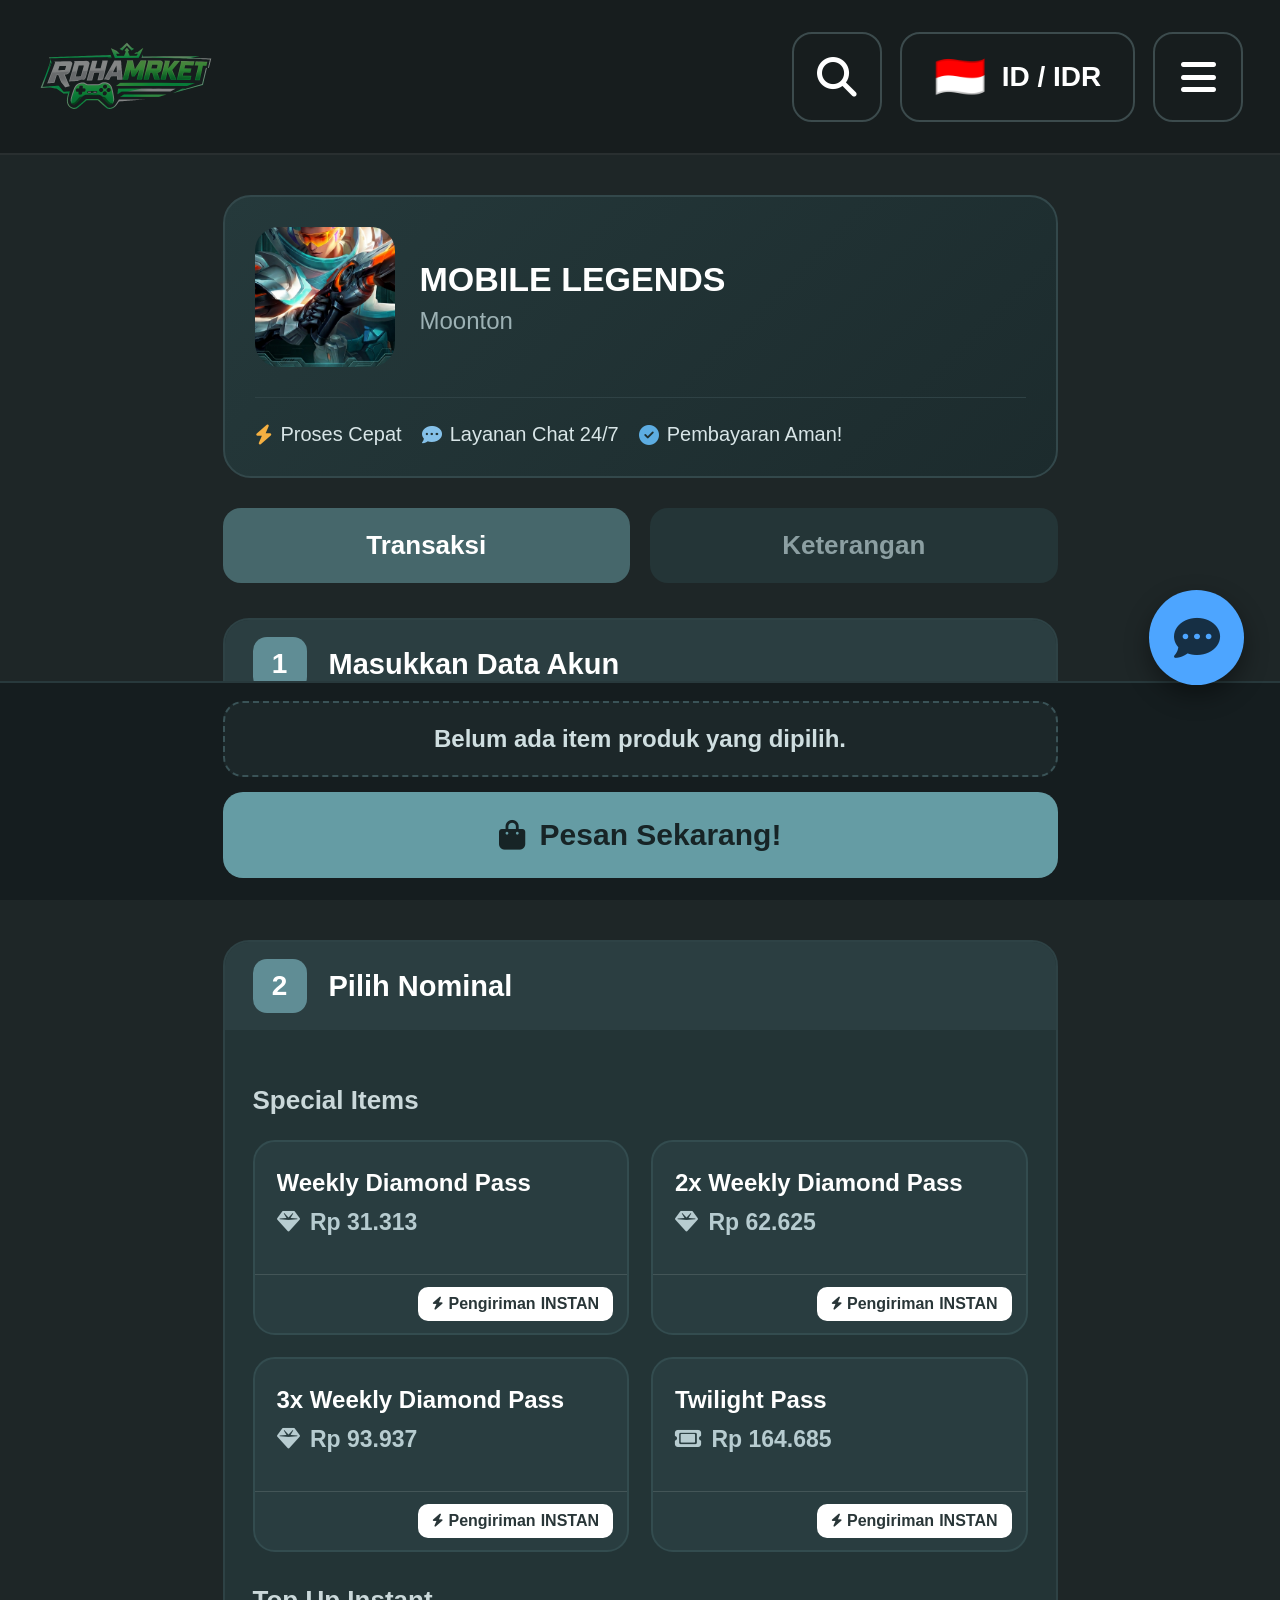
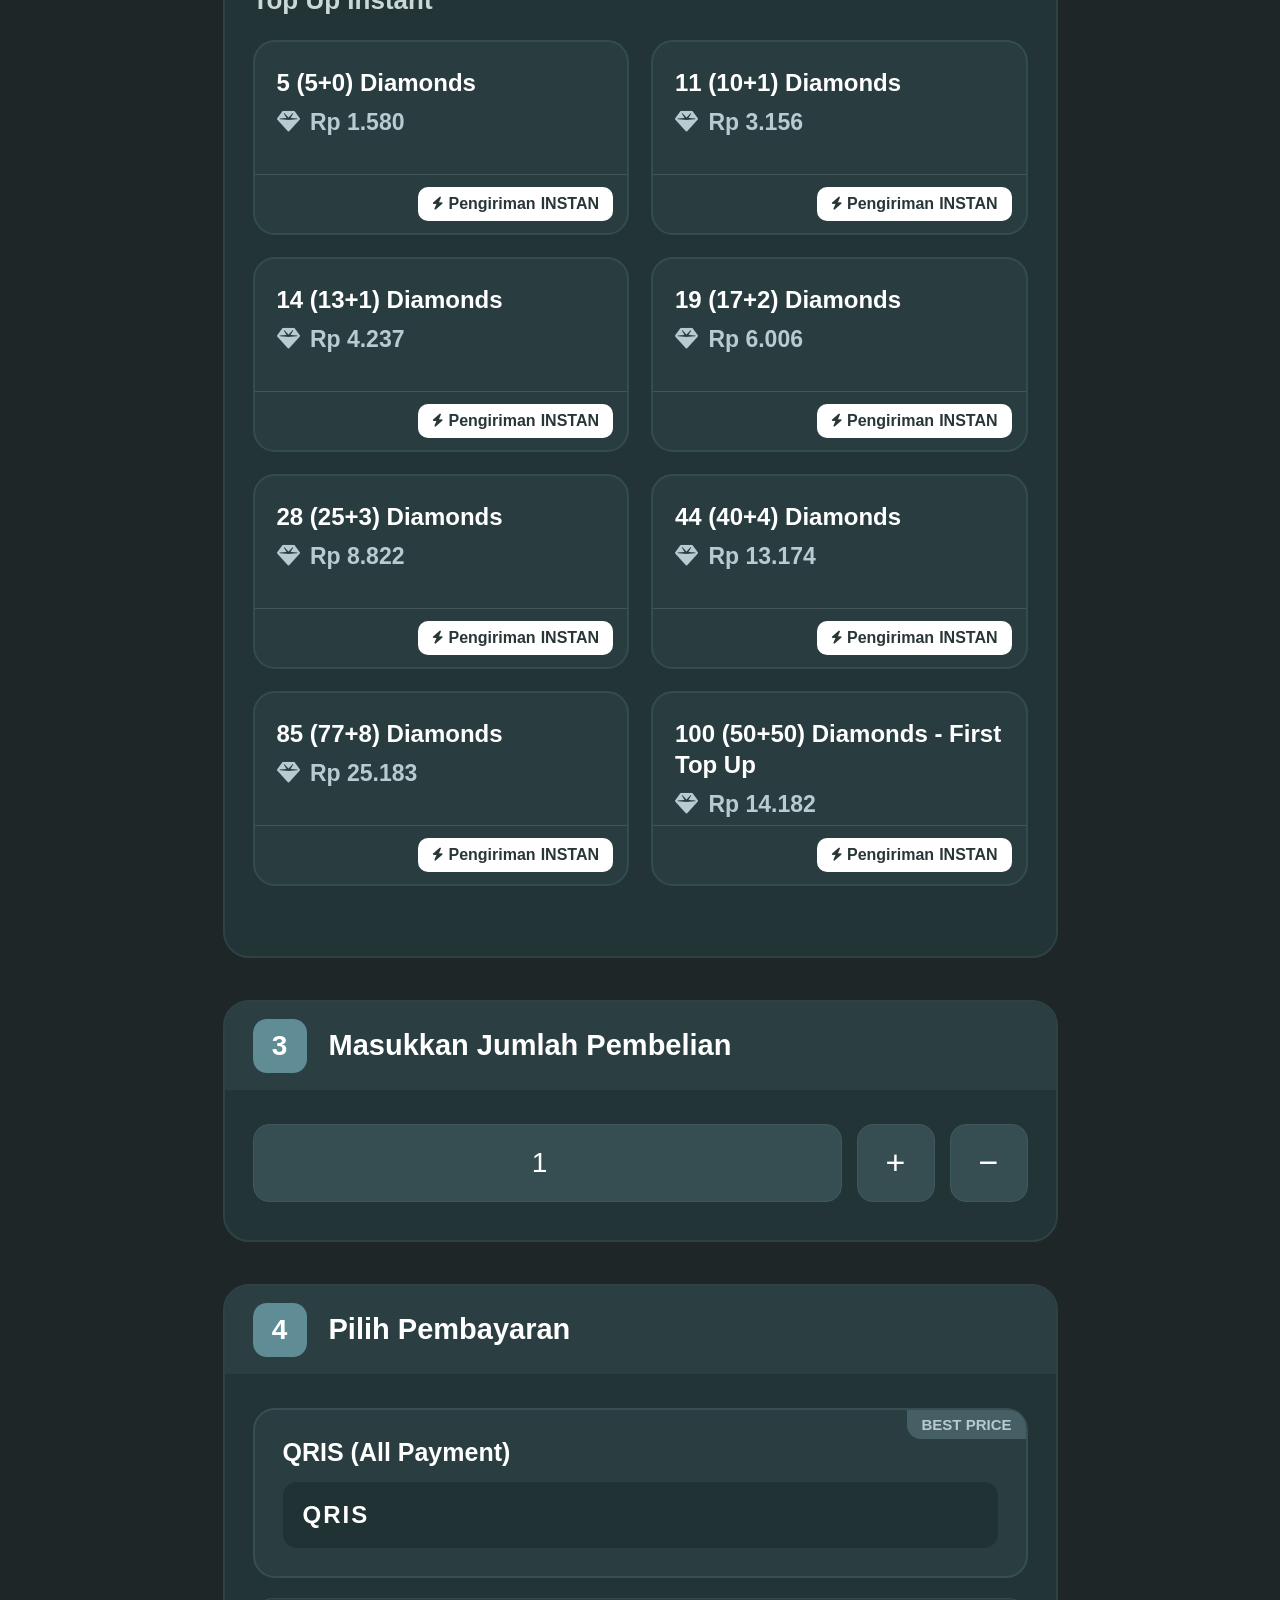
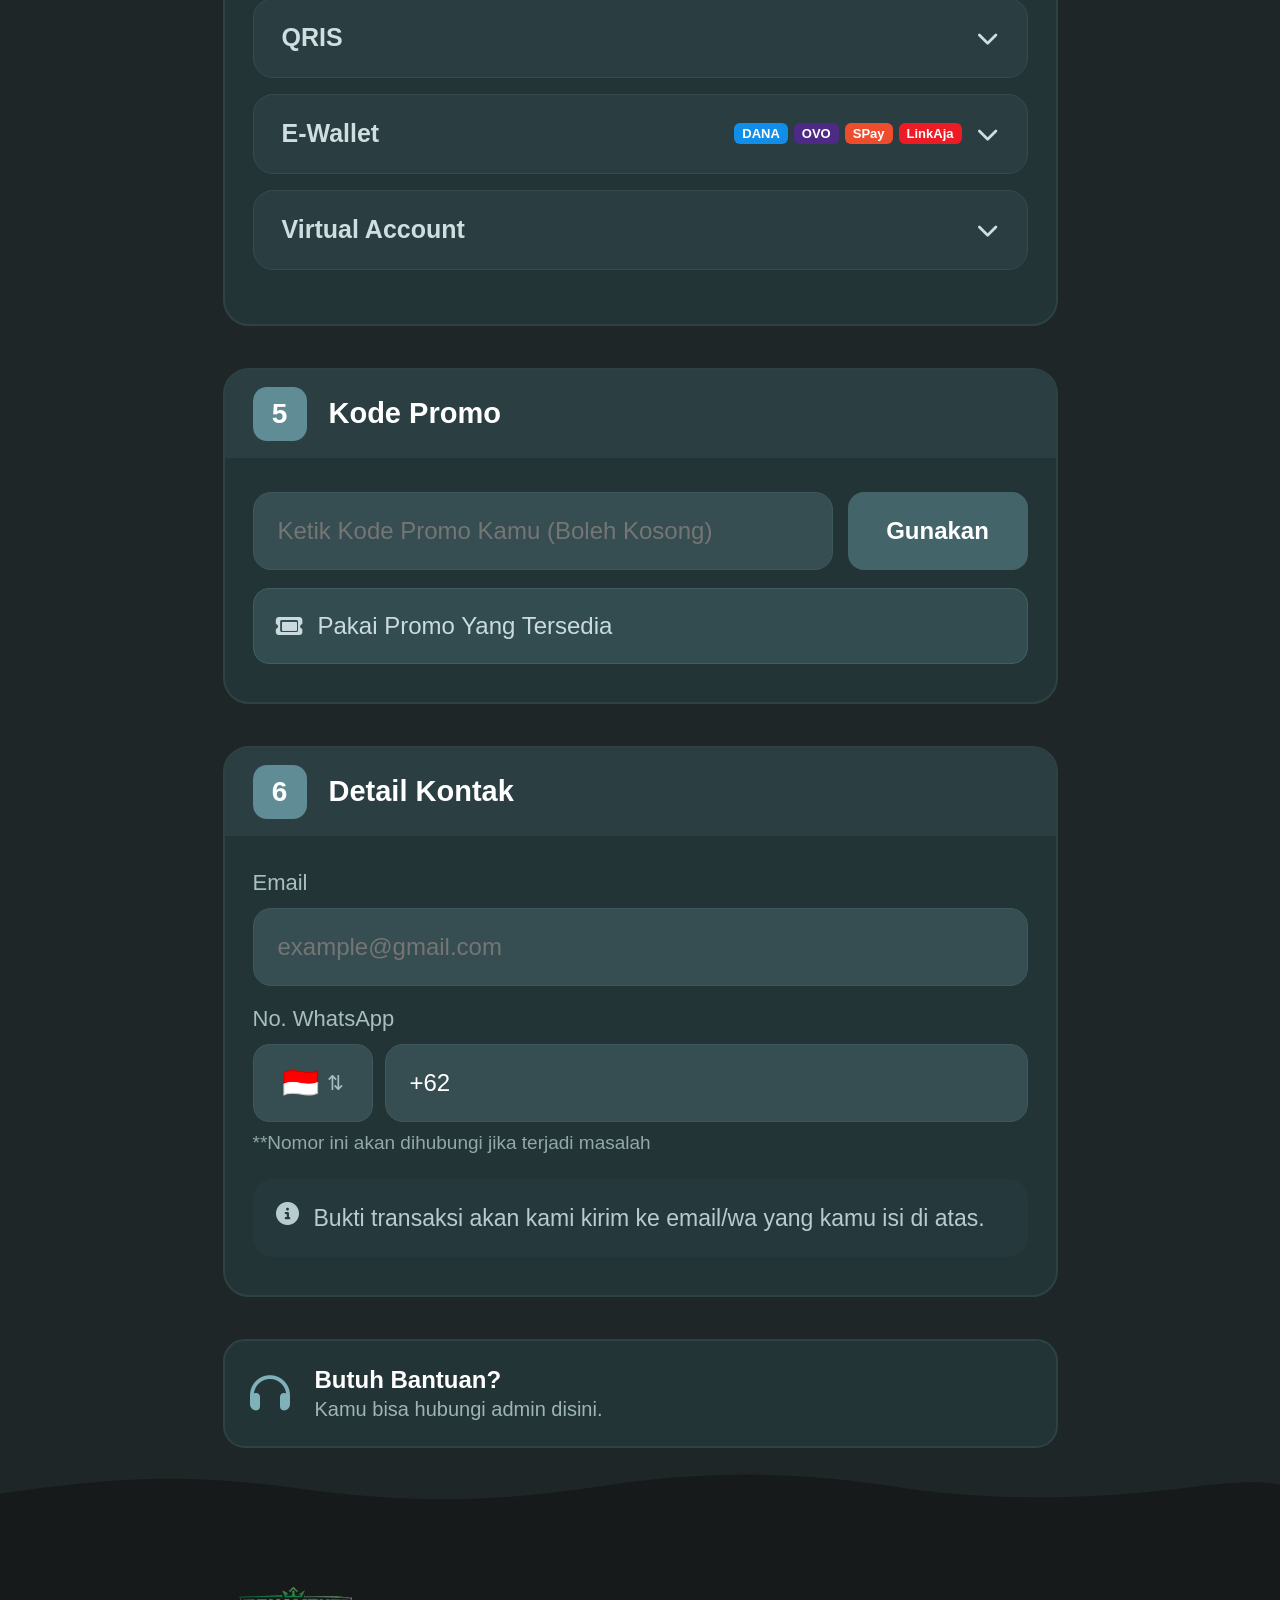
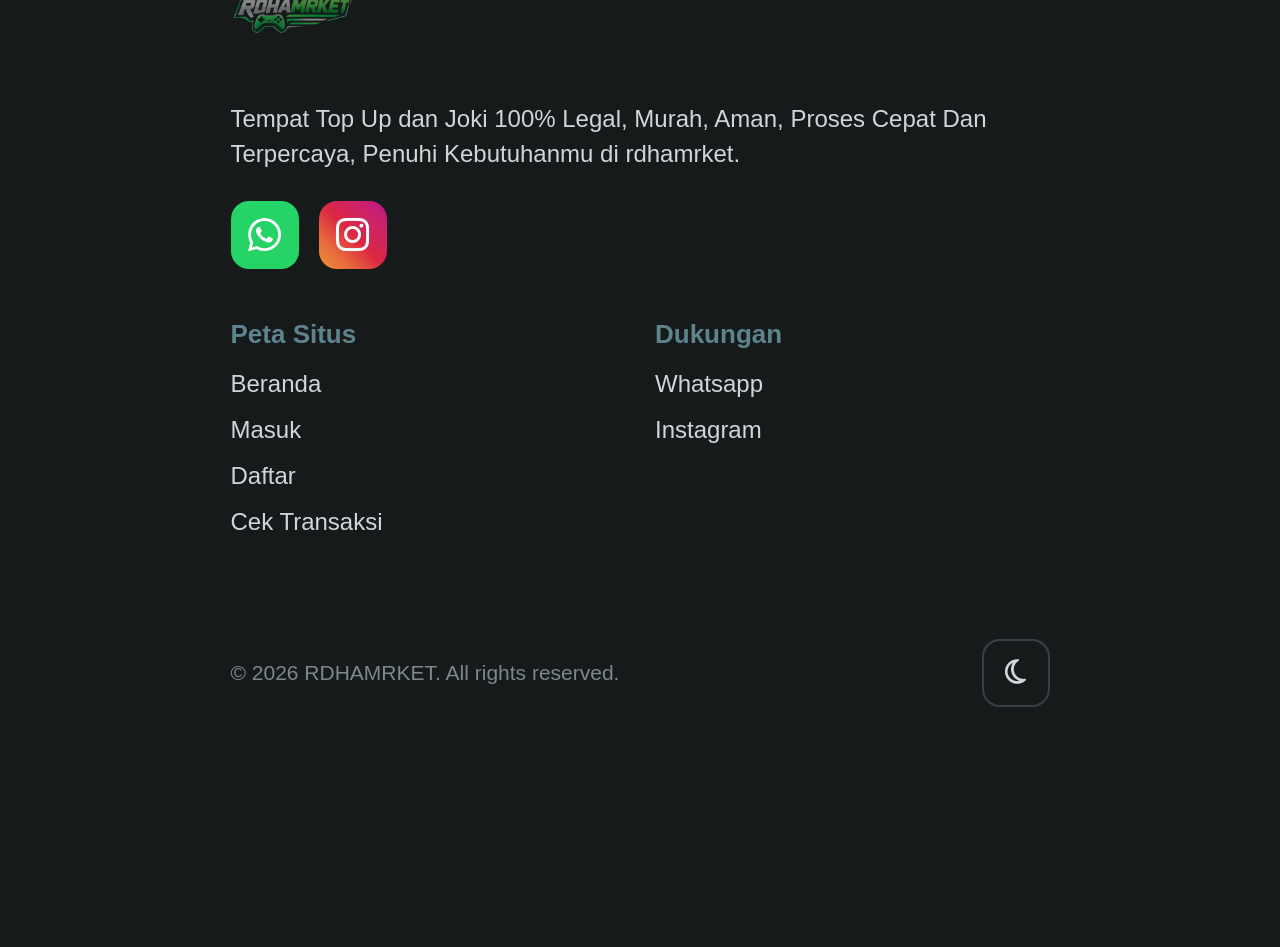
<file: mobilelegends.html>
<!DOCTYPE html>
<html lang="id">
<head>
    <meta charset="UTF-8">
    <meta name="viewport" content="width=device-width, initial-scale=1.0, maximum-scale=1.0, user-scalable=no">
    <title>Top Up Mobile Legends - RdhaMrket</title>

    <!-- Font Awesome -->
    <link rel="stylesheet" href="https://cdnjs.cloudflare.com/ajax/libs/font-awesome/6.5.2/css/all.min.css">

    <!-- CSS -->
    <link rel="stylesheet" href="mobilelegends.css">
</head>

<body>

    <!-- ================= TOAST NOTIFIKASI ================= -->
    <div id="toast-notif" class="toast-popup">
        <i class="fa-solid fa-circle-xmark"></i>
        <span id="toast-pesan">Pemberitahuan</span>
    </div>

    <!-- ================= HEADER TERKUNCI ================= -->
    <div class="header-tetap">
        <header class="header">
            <div class="logo">
                <a href="tampilan.html"><img src="images/logo.png" alt="RdhaMrket"></a>
            </div>

            <div class="header-kanan">
                <button class="header-btn search-btn" type="button"><i class="fa-solid fa-magnifying-glass"></i></button>
                <button class="currency-btn" type="button">
                    <span class="indonesia">🇮🇩</span>
                    <span>ID / IDR</span>
                </button>
                <button class="header-btn menu-btn" type="button" onclick="bukaMenu()"><i class="fa-solid fa-bars"></i></button>
            </div>
        </header>
    </div>

    <!-- ================= WADAH PENGUNCI BATAS HALAMAN ================= -->
    <div class="kunci-halaman">
        <div class="konten-web">

            <main class="ml-main">

                <!-- ================= BANNER INFO GAME ================= -->
                <section class="game-banner">
                    <div class="banner-top">
                        <div class="game-thumb">
                            <img src="images/produk1.jpg" alt="Mobile Legends">
                        </div>
                        <div class="game-meta">
                            <h1>MOBILE LEGENDS</h1>
                            <p class="publisher">Moonton</p>
                        </div>
                    </div>

                    <div class="game-badges">
                        <span class="badge-item"><i class="fa-solid fa-bolt text-yellow"></i> Proses Cepat</span>
                        <span class="badge-item"><i class="fa-solid fa-comment-dots text-purple"></i> Layanan Chat 24/7</span>
                        <span class="badge-item"><i class="fa-solid fa-circle-check text-blue"></i> Pembayaran Aman!</span>
                    </div>
                </section>

                <!-- ================= TAB TRANSAKSI / KETERANGAN ================= -->
                <div class="tabs-container">
                    <button class="tab-btn active" id="btn-tab-transaksi" onclick="gantiTab('transaksi', this)">Transaksi</button>
                    <button class="tab-btn" id="btn-tab-keterangan" onclick="gantiTab('keterangan', this)">Keterangan</button>
                </div>

                <!-- ================= KONTEN 1: TAB TRANSAKSI ================= -->
                <div id="tab-transaksi">

                    <!-- STEP 1: DATA AKUN -->
                    <section class="step-card" id="step-akun">
                        <div class="step-header">
                            <span class="step-number">1</span>
                            <h2>Masukkan Data Akun</h2>
                        </div>
                        <div class="step-body">
                            <div class="form-grid-2">
                                <div class="form-group">
                                    <label>ID <i class="fa-regular fa-circle-question"></i></label>
                                    <input type="number" id="ml-id" placeholder="Masukkan ID">
                                </div>
                                <div class="form-group">
                                    <label>Server</label>
                                    <input type="number" id="ml-zone" placeholder="Masukkan Server">
                                </div>
                            </div>

                            <!-- WADAH NICKNAME MUNCUL DI SINI -->
                            <div id="kotak-hasil-akun" class="kotak-akun"></div>
                        </div>
                    </section>

                    <!-- STEP 2: PILIH NOMINAL -->
                    <section class="step-card" id="step-nominal">
                        <div class="step-header">
                            <span class="step-number">2</span>
                            <h2>Pilih Nominal</h2>
                        </div>
                        <div class="step-body">

                            <!-- Special Items -->
                            <h3 class="nominal-category">Special Items</h3>
                            <div class="nominal-grid">
                                <div class="nominal-card" onclick="pilihItem(this, 'Weekly Diamond Pass', 'Rp 31.313')">
                                    <div class="nom-title">Weekly Diamond Pass</div>
                                    <div class="nom-price-row">
                                        <span class="nom-icon diamond-icon"><i class="fa-solid fa-gem"></i></span>
                                        <span class="nom-price">Rp 31.313</span>
                                    </div>
                                    <div class="instant-tag"><i class="fa-solid fa-bolt"></i> Pengiriman <b>INSTAN</b></div>
                                </div>

                                <div class="nominal-card" onclick="pilihItem(this, '2x Weekly Diamond Pass', 'Rp 62.625')">
                                    <div class="nom-title">2x Weekly Diamond Pass</div>
                                    <div class="nom-price-row">
                                        <span class="nom-icon diamond-icon"><i class="fa-solid fa-gem"></i></span>
                                        <span class="nom-price">Rp 62.625</span>
                                    </div>
                                    <div class="instant-tag"><i class="fa-solid fa-bolt"></i> Pengiriman <b>INSTAN</b></div>
                                </div>

                                <div class="nominal-card" onclick="pilihItem(this, '3x Weekly Diamond Pass', 'Rp 93.937')">
                                    <div class="nom-title">3x Weekly Diamond Pass</div>
                                    <div class="nom-price-row">
                                        <span class="nom-icon diamond-icon"><i class="fa-solid fa-gem"></i></span>
                                        <span class="nom-price">Rp 93.937</span>
                                    </div>
                                    <div class="instant-tag"><i class="fa-solid fa-bolt"></i> Pengiriman <b>INSTAN</b></div>
                                </div>

                                <div class="nominal-card" onclick="pilihItem(this, 'Twilight Pass', 'Rp 164.685')">
                                    <div class="nom-title">Twilight Pass</div>
                                    <div class="nom-price-row">
                                        <span class="nom-icon ticket-icon"><i class="fa-solid fa-ticket"></i></span>
                                        <span class="nom-price">Rp 164.685</span>
                                    </div>
                                    <div class="instant-tag"><i class="fa-solid fa-bolt"></i> Pengiriman <b>INSTAN</b></div>
                                </div>
                            </div>

                            <!-- Top Up Instant -->
                            <h3 class="nominal-category">Top Up Instant</h3>
                            <div class="nominal-grid">
                                <div class="nominal-card" onclick="pilihItem(this, '5 (5+0) Diamonds', 'Rp 1.580')">
                                    <div class="nom-title">5 (5+0) Diamonds</div>
                                    <div class="nom-price-row">
                                        <span class="nom-icon diamond-icon"><i class="fa-solid fa-gem"></i></span>
                                        <span class="nom-price">Rp 1.580</span>
                                    </div>
                                    <div class="instant-tag"><i class="fa-solid fa-bolt"></i> Pengiriman <b>INSTAN</b></div>
                                </div>

                                <div class="nominal-card" onclick="pilihItem(this, '11 (10+1) Diamonds', 'Rp 3.156')">
                                    <div class="nom-title">11 (10+1) Diamonds</div>
                                    <div class="nom-price-row">
                                        <span class="nom-icon diamond-icon"><i class="fa-solid fa-gem"></i></span>
                                        <span class="nom-price">Rp 3.156</span>
                                    </div>
                                    <div class="instant-tag"><i class="fa-solid fa-bolt"></i> Pengiriman <b>INSTAN</b></div>
                                </div>

                                <div class="nominal-card" onclick="pilihItem(this, '14 (13+1) Diamonds', 'Rp 4.237')">
                                    <div class="nom-title">14 (13+1) Diamonds</div>
                                    <div class="nom-price-row">
                                        <span class="nom-icon diamond-icon"><i class="fa-solid fa-gem"></i></span>
                                        <span class="nom-price">Rp 4.237</span>
                                    </div>
                                    <div class="instant-tag"><i class="fa-solid fa-bolt"></i> Pengiriman <b>INSTAN</b></div>
                                </div>

                                <div class="nominal-card" onclick="pilihItem(this, '19 (17+2) Diamonds', 'Rp 6.006')">
                                    <div class="nom-title">19 (17+2) Diamonds</div>
                                    <div class="nom-price-row">
                                        <span class="nom-icon diamond-icon"><i class="fa-solid fa-gem"></i></span>
                                        <span class="nom-price">Rp 6.006</span>
                                    </div>
                                    <div class="instant-tag"><i class="fa-solid fa-bolt"></i> Pengiriman <b>INSTAN</b></div>
                                </div>

                                <div class="nominal-card" onclick="pilihItem(this, '28 (25+3) Diamonds', 'Rp 8.822')">
                                    <div class="nom-title">28 (25+3) Diamonds</div>
                                    <div class="nom-price-row">
                                        <span class="nom-icon diamond-icon"><i class="fa-solid fa-gem"></i></span>
                                        <span class="nom-price">Rp 8.822</span>
                                    </div>
                                    <div class="instant-tag"><i class="fa-solid fa-bolt"></i> Pengiriman <b>INSTAN</b></div>
                                </div>

                                <div class="nominal-card" onclick="pilihItem(this, '44 (40+4) Diamonds', 'Rp 13.174')">
                                    <div class="nom-title">44 (40+4) Diamonds</div>
                                    <div class="nom-price-row">
                                        <span class="nom-icon diamond-icon"><i class="fa-solid fa-gem"></i></span>
                                        <span class="nom-price">Rp 13.174</span>
                                    </div>
                                    <div class="instant-tag"><i class="fa-solid fa-bolt"></i> Pengiriman <b>INSTAN</b></div>
                                </div>

                                <div class="nominal-card" onclick="pilihItem(this, '85 (77+8) Diamonds', 'Rp 25.183')">
                                    <div class="nom-title">85 (77+8) Diamonds</div>
                                    <div class="nom-price-row">
                                        <span class="nom-icon diamond-icon"><i class="fa-solid fa-gem"></i></span>
                                        <span class="nom-price">Rp 25.183</span>
                                    </div>
                                    <div class="instant-tag"><i class="fa-solid fa-bolt"></i> Pengiriman <b>INSTAN</b></div>
                                </div>

                                <div class="nominal-card" onclick="pilihItem(this, '100 (50+50) Diamonds', 'Rp 14.182')">
                                    <div class="nom-title">100 (50+50) Diamonds - First Top Up</div>
                                    <div class="nom-price-row">
                                        <span class="nom-icon diamond-icon"><i class="fa-solid fa-gem"></i></span>
                                        <span class="nom-price">Rp 14.182</span>
                                    </div>
                                    <div class="instant-tag"><i class="fa-solid fa-bolt"></i> Pengiriman <b>INSTAN</b></div>
                                </div>
                            </div>

                        </div>
                    </section>

                    <!-- STEP 3: JUMLAH PEMBELIAN -->
                    <section class="step-card" id="step-qty">
                        <div class="step-header">
                            <span class="step-number">3</span>
                            <h2>Masukkan Jumlah Pembelian</h2>
                        </div>
                        <div class="step-body">
                            <div class="quantity-row">
                                <input type="number" id="qty-input" value="1" min="1" readonly>
                                <button type="button" class="qty-btn" onclick="ubahQty(1)">+</button>
                                <button type="button" class="qty-btn" onclick="ubahQty(-1)">−</button>
                            </div>
                        </div>
                    </section>

                    <!-- STEP 4: PILIH PEMBAYARAN (ACCORDION LENGKAP) -->
                    <section class="step-card" id="step-bayar">
                        <div class="step-header">
                            <span class="step-number">4</span>
                            <h2>Pilih Pembayaran</h2>
                        </div>
                        <div class="step-body payment-group">

                            <!-- BEST PRICE QRIS (ALL PAYMENT) -->
                            <div class="pay-bestprice payment-option" onclick="pilihMetodeBayar(this, 'QRIS (All Payment)', event)">
                                <div class="bestprice-badge">BEST PRICE</div>
                                <div class="pay-title">QRIS (All Payment)</div>
                                <div class="qris-box">
                                    <span class="qris-logo">QRIS</span>
                                </div>
                            </div>

                            <!-- ACCORDION 1: QRIS -->
                            <div class="accordion-item" id="acc-qris">
                                <div class="accordion-header" onclick="toggleAccordion('acc-qris')">
                                    <span class="acc-title">QRIS</span>
                                    <div class="acc-right-side">
                                        <i class="fa-solid fa-chevron-down acc-arrow"></i>
                                    </div>
                                </div>
                                <div class="accordion-body">
                                    <div class="pay-subgrid">
                                        <div class="pay-subcard payment-option" onclick="pilihMetodeBayar(this, 'QRIS Mandiri', event)">
                                            <div class="pay-subcard-brand brand-mandiri">mandiri</div>
                                            <div class="pay-subcard-price">Rp 31.313</div>
                                            <div class="pay-subcard-divider"></div>
                                            <div class="pay-subcard-note">Dicek Otomatis</div>
                                        </div>

                                        <div class="pay-subcard payment-option" onclick="pilihMetodeBayar(this, 'QRIS BNI', event)">
                                            <div class="pay-subcard-brand brand-bni">BNI</div>
                                            <div class="pay-subcard-price">Rp 31.313</div>
                                            <div class="pay-subcard-divider"></div>
                                            <div class="pay-subcard-note">Dicek Otomatis</div>
                                        </div>

                                        <div class="pay-subcard payment-option" onclick="pilihMetodeBayar(this, 'QRIS GOPAY', event)">
                                            <div class="pay-subcard-brand brand-gopay">gopay</div>
                                            <div class="pay-subcard-price">Rp 31.313</div>
                                            <div class="pay-subcard-divider"></div>
                                            <div class="pay-subcard-note">Dicek Otomatis</div>
                                        </div>

                                        <div class="pay-subcard payment-option" onclick="pilihMetodeBayar(this, 'QRIS LinkAja', event)">
                                            <div class="pay-subcard-brand brand-linkaja">LinkAja</div>
                                            <div class="pay-subcard-price">Rp 31.313</div>
                                            <div class="pay-subcard-divider"></div>
                                            <div class="pay-subcard-note">Dicek Otomatis</div>
                                        </div>

                                        <div class="pay-subcard payment-option" onclick="pilihMetodeBayar(this, 'QRIS BCA', event)">
                                            <div class="pay-subcard-brand brand-bca">BCA</div>
                                            <div class="pay-subcard-price">Rp 31.313</div>
                                            <div class="pay-subcard-divider"></div>
                                            <div class="pay-subcard-note">Dicek Otomatis</div>
                                        </div>

                                        <div class="pay-subcard payment-option" onclick="pilihMetodeBayar(this, 'QRIS DANA', event)">
                                            <div class="pay-subcard-brand brand-dana">DANA</div>
                                            <div class="pay-subcard-price">Rp 31.313</div>
                                            <div class="pay-subcard-divider"></div>
                                            <div class="pay-subcard-note">Dicek Otomatis</div>
                                        </div>
                                    </div>
                                </div>
                            </div>

                            <!-- ACCORDION 2: E-WALLET -->
                            <div class="accordion-item" id="acc-ewallet">
                                <div class="accordion-header" onclick="toggleAccordion('acc-ewallet')">
                                    <span class="acc-title">E-Wallet</span>
                                    <div class="acc-right-side">
                                        <div class="mini-logos">
                                            <span class="mini-tag tag-dana">DANA</span>
                                            <span class="mini-tag tag-ovo">OVO</span>
                                            <span class="mini-tag tag-spay">SPay</span>
                                            <span class="mini-tag tag-linkaja">LinkAja</span>
                                        </div>
                                        <i class="fa-solid fa-chevron-down acc-arrow"></i>
                                    </div>
                                </div>
                                <div class="accordion-body">
                                    <div class="pay-subgrid">
                                        <div class="pay-subcard payment-option" onclick="pilihMetodeBayar(this, 'DANA', event)">
                                            <div class="pay-subcard-brand brand-dana">DANA</div>
                                            <div class="pay-subcard-price">Rp 31.313</div>
                                            <div class="pay-subcard-divider"></div>
                                            <div class="pay-subcard-note">Dicek Otomatis</div>
                                        </div>

                                        <div class="pay-subcard payment-option" onclick="pilihMetodeBayar(this, 'OVO', event)">
                                            <div class="pay-subcard-brand brand-ovo">OVO</div>
                                            <div class="pay-subcard-price">Rp 31.313</div>
                                            <div class="pay-subcard-divider"></div>
                                            <div class="pay-subcard-note">Dicek Otomatis</div>
                                        </div>

                                        <div class="pay-subcard payment-option" onclick="pilihMetodeBayar(this, 'ShopeePay', event)">
                                            <div class="pay-subcard-brand brand-spay">ShopeePay</div>
                                            <div class="pay-subcard-price">Rp 31.313</div>
                                            <div class="pay-subcard-divider"></div>
                                            <div class="pay-subcard-note">Dicek Otomatis</div>
                                        </div>

                                        <div class="pay-subcard payment-option" onclick="pilihMetodeBayar(this, 'LinkAja', event)">
                                            <div class="pay-subcard-brand brand-linkaja">LinkAja</div>
                                            <div class="pay-subcard-price">Rp 31.313</div>
                                            <div class="pay-subcard-divider"></div>
                                            <div class="pay-subcard-note">Dicek Otomatis</div>
                                        </div>
                                    </div>
                                </div>
                            </div>

                            <!-- ACCORDION 3: VIRTUAL ACCOUNT -->
                            <div class="accordion-item" id="acc-va">
                                <div class="accordion-header" onclick="toggleAccordion('acc-va')">
                                    <span class="acc-title">Virtual Account</span>
                                    <div class="acc-right-side">
                                        <i class="fa-solid fa-chevron-down acc-arrow"></i>
                                    </div>
                                </div>
                                <div class="accordion-body">
                                    <div class="pay-subgrid">
                                        <div class="pay-subcard payment-option" onclick="pilihMetodeBayar(this, 'Permata Bank VA', event)">
                                            <div class="pay-subcard-brand brand-permata">PermataBank</div>
                                            <div class="pay-subcard-price">Rp 31.313</div>
                                            <div class="pay-subcard-divider"></div>
                                            <div class="pay-subcard-note">Dicek Otomatis</div>
                                        </div>

                                        <div class="pay-subcard payment-option" onclick="pilihMetodeBayar(this, 'Mandiri VA', event)">
                                            <div class="pay-subcard-brand brand-mandiri">mandiri VA</div>
                                            <div class="pay-subcard-price">Rp 31.313</div>
                                            <div class="pay-subcard-divider"></div>
                                            <div class="pay-subcard-note">Dicek Otomatis</div>
                                        </div>

                                        <div class="pay-subcard payment-option" onclick="pilihMetodeBayar(this, 'BRIVA (BRI VA)', event)">
                                            <div class="pay-subcard-brand brand-briva">BRIVA</div>
                                            <div class="pay-subcard-price">Rp 31.313</div>
                                            <div class="pay-subcard-divider"></div>
                                            <div class="pay-subcard-note">Dicek Otomatis</div>
                                        </div>

                                        <div class="pay-subcard payment-option" onclick="pilihMetodeBayar(this, 'BNI VA', event)">
                                            <div class="pay-subcard-brand brand-bni">BNI VA</div>
                                            <div class="pay-subcard-price">Rp 31.313</div>
                                            <div class="pay-subcard-divider"></div>
                                            <div class="pay-subcard-note">Dicek Otomatis</div>
                                        </div>

                                        <div class="pay-subcard payment-option" onclick="pilihMetodeBayar(this, 'CIMB Niaga VA', event)">
                                            <div class="pay-subcard-brand brand-cimb">CIMB NIAGA</div>
                                            <div class="pay-subcard-price">Rp 31.313</div>
                                            <div class="pay-subcard-divider"></div>
                                            <div class="pay-subcard-note">Dicek Otomatis</div>
                                        </div>

                                        <div class="pay-subcard payment-option" onclick="pilihMetodeBayar(this, 'BNC (Bank Neo) VA', event)">
                                            <div class="pay-subcard-brand brand-bnc">BNC Neo</div>
                                            <div class="pay-subcard-price">Rp 31.313</div>
                                            <div class="pay-subcard-divider"></div>
                                            <div class="pay-subcard-note">Dicek Otomatis</div>
                                        </div>

                                        <div class="pay-subcard payment-option" onclick="pilihMetodeBayar(this, 'Maybank VA', event)">
                                            <div class="pay-subcard-brand brand-maybank">Maybank</div>
                                            <div class="pay-subcard-price">Rp 31.313</div>
                                            <div class="pay-subcard-divider"></div>
                                            <div class="pay-subcard-note">Dicek Otomatis</div>
                                        </div>

                                        <div class="pay-subcard payment-option" onclick="pilihMetodeBayar(this, 'BSI VA', event)">
                                            <div class="pay-subcard-brand brand-bsi">BSI VA</div>
                                            <div class="pay-subcard-price">Rp 31.313</div>
                                            <div class="pay-subcard-divider"></div>
                                            <div class="pay-subcard-note">Dicek Otomatis</div>
                                        </div>
                                    </div>
                                </div>
                            </div>

                        </div>
                    </section>

                    <!-- STEP 5: KODE PROMO -->
                    <section class="step-card">
                        <div class="step-header">
                            <span class="step-number">5</span>
                            <h2>Kode Promo</h2>
                        </div>
                        <div class="step-body">
                            <div class="promo-input-row">
                                <input type="text" placeholder="Ketik Kode Promo Kamu (Boleh Kosong)">
                                <button class="btn-use" type="button">Gunakan</button>
                            </div>
                            <button class="btn-promo-avail" type="button">
                                <i class="fa-solid fa-ticket"></i> Pakai Promo Yang Tersedia
                            </button>
                        </div>
                    </section>

                    <!-- STEP 6: DETAIL KONTAK -->
                    <section class="step-card" id="step-kontak">
                        <div class="step-header">
                            <span class="step-number">6</span>
                            <h2>Detail Kontak</h2>
                        </div>
                        <div class="step-body">
                            <div class="form-group mb-20">
                                <label>Email</label>
                                <input type="email" id="ml-email" placeholder="example@gmail.com">
                            </div>

                            <div class="form-group">
                                <label>No. WhatsApp</label>
                                <div class="phone-input-row">
                                    <div class="country-pill" id="btn-pilih-negara" onclick="toggleCountryDropdown(event)">
                                        <span id="bendera-terpilih">🇮🇩</span>
                                        <span class="panah-negara">⇅</span>
                                    </div>

                                    <input type="tel" id="ml-wa" value="+62 " placeholder="+62 812345678">

                                    <div class="country-dropdown-modal" id="modal-negara">
                                        <div class="country-search-box">
                                            <i class="fa-solid fa-magnifying-glass"></i>
                                            <input type="text" id="cari-negara" placeholder="Search country..." oninput="filterNegara()">
                                        </div>
                                        <div class="country-list-scroll" id="daftar-negara"></div>
                                    </div>
                                </div>
                                <small class="hint-text">**Nomor ini akan dihubungi jika terjadi masalah</small>
                            </div>

                            <div class="info-alert">
                                <i class="fa-solid fa-circle-info"></i>
                                <span>Bukti transaksi akan kami kirim ke email/wa yang kamu isi di atas.</span>
                            </div>
                        </div>
                    </section>

                </div> <!-- AKHIR TAB TRANSAKSI -->

                <!-- ================= KONTEN 2: TAB KETERANGAN ================= -->
                <div id="tab-keterangan" style="display: none;">
                    <section class="deskripsi-card">
                        <div class="deskripsi-header">
                            <h2>Deskripsi Mobile Legends</h2>
                        </div>
                        <div class="deskripsi-body">
                            <p>Top up ML diamond Mobile Legends harga paling murah.<br>Cara topup MLBB termurah :</p>
                            
                            <div class="deskripsi-sublist">
                                <div>Masukkan ID &amp; server</div>
                                <div>Pilih Nominal</div>
                                <div>Masukkan jumlah</div>
                                <div>Pilih Pembayaran</div>
                                <div>Tulis Kode Promo (jika ada)</div>
                                <div>Masukkan No WhatsApp</div>
                                <div>Klik Order Now &amp; lakukan Pembayaran</div>
                                <div>Diamonds otomatis masuk ke akun game</div>
                            </div>

                            <div class="deskripsi-note">
                                #Note : Untuk Diamond ML dan WDP Promo Proses 1-60 Menit maximal max 1-2 Hari (jika ada kendala)<br>Mohon untuk bersabar menunggu 🙏
                            </div>
                        </div>
                    </section>
                </div> <!-- AKHIR TAB KETERANGAN -->

                <!-- BANTUAN -->
                <div class="support-box">
                    <i class="fa-solid fa-headphones"></i>
                    <div>
                        <h4>Butuh Bantuan?</h4>
                        <p>Kamu bisa hubungi admin disini.</p>
                    </div>
                </div>

            </main>

            <!-- ================= FOOTER ================= -->
            <footer class="footer">
                <div class="footer-wave">
                    <svg viewBox="0 0 1200 120" preserveAspectRatio="none">
                        <path d="M 0,55 C 120,20 180,20 280,45 C 380,72 460,72 560,42 C 660,12 740,12 840,42 C 920,68 1020,68 1120,42 C 1160,32 1190,32 1200,38 L 1200,120 L 0,120 Z"></path>
                    </svg>
                </div>

                <div class="footer-container">
                    <div class="footer-brand">
                        <div class="footer-logo">
                            <img src="images/logo.png" alt="RdhaMrket">
                        </div>
                        <p class="footer-desc">
                            Tempat Top Up dan Joki 100% Legal, Murah, Aman, Proses Cepat Dan Terpercaya, Penuhi Kebutuhanmu di rdhamrket.
                        </p>
                        <div class="footer-socials">
                            <a href="https://wa.me/" class="social-btn wa"><i class="fa-brands fa-whatsapp"></i></a>
                            <a href="https://instagram.com/" class="social-btn ig"><i class="fa-brands fa-instagram"></i></a>
                        </div>
                    </div>

                    <div class="footer-links-grid">
                        <div class="footer-col">
                            <div class="footer-group">
                                <h3>Peta Situs</h3>
                                <ul>
                                    <li><a href="tampilan.html">Beranda</a></li>
                                    <li><a href="#">Masuk</a></li>
                                    <li><a href="#">Daftar</a></li>
                                    <li><a href="#">Cek Transaksi</a></li>
                                </ul>
                            </div>
                        </div>
                        <div class="footer-col">
                            <div class="footer-group">
                                <h3>Dukungan</h3>
                                <ul>
                                    <li><a href="#">Whatsapp</a></li>
                                    <li><a href="#">Instagram</a></li>
                                </ul>
                            </div>
                        </div>
                    </div>

                    <div class="footer-bottom">
                        <p>© 2026 RDHAMRKET. All rights reserved.</p>
                        <button class="theme-toggle" type="button"><i class="fa-regular fa-moon"></i></button>
                    </div>
                </div>
            </footer>

        </div> <!-- AKHIR KONTEN-WEB -->
    </div> <!-- AKHIR KUNCI-HALAMAN -->

    <!-- ================= STICKY BOTTOM CHECKOUT BAR ================= -->
    <div class="checkout-bar">

        <!-- KONDISI 1: BELUM ADA ITEM DIPILIH (PERSIS GAMBAR 9205) -->
        <div class="selected-summary-empty" id="summaryEmpty">
            Belum ada item produk yang dipilih.
        </div>

        <!-- KONDISI 2: SETELAH ITEM DIPILIH (PERSIS GAMBAR 9216) -->
        <div class="summary-dropdown" id="summaryDropdown" style="display: none;" onclick="toggleSummaryDropdown()">
            <div class="summary-header">
                <div class="summary-left">
                    <!-- FOTO THUMBNAIL MOBILE LEGENDS PERSIS GAMBAR 9216 -->
                    <div class="summary-thumb-box">
                        <img src="images/produk1.jpg" alt="Mobile Legends" class="summary-thumb-img">
                    </div>
                    <div class="summary-titles">
                        <span class="summary-game">Mobile Legends</span>
                        <span class="summary-product" id="summaryProductName">-</span>
                    </div>
                </div>
                <i class="fa-solid fa-chevron-down summary-arrow" id="summaryArrow"></i>
            </div>

            <!-- RINCIAN YANG TERBUKA KE ATAS SAAT DIPENCET -->
            <div class="summary-details" id="summaryDetails">
                <div class="summary-row">
                    <span class="label">Metode Pembayaran</span>
                    <span class="val" id="sumMetode">Belum dipilih</span>
                </div>
                <div class="summary-row">
                    <span class="label">Harga</span>
                    <span class="val" id="sumHarga">Rp 0</span>
                </div>
                <div class="summary-row">
                    <span class="label">Jumlah Pembelian</span>
                    <span class="val" id="sumQty">1</span>
                </div>
                <div class="summary-row">
                    <span class="label">Biaya</span>
                    <span class="val" id="sumBiaya">Rp 0</span>
                </div>
                <div class="summary-divider"></div>
                <div class="summary-row total-row">
                    <span class="label">Total Pembayaran</span>
                    <span class="val" id="sumTotal">Rp 0</span>
                </div>
            </div>
        </div>

        <!-- TOMBOL PESAN SEKARANG -->
        <button class="order-btn" id="btnPesan" type="button">
            <i class="fa-solid fa-bag-shopping"></i> Pesan Sekarang!
        </button>
    </div>

    <!-- FLOATING CHAT -->
    <a href="#" class="floating-chat"><i class="fa-solid fa-comment-dots"></i></a>

    <!-- POPUP MENU IFRAME -->
    <iframe id="menuFrame" src="menu.html"></iframe>

    <!-- ================= JAVASCRIPT LOGIKA LENGKAP ================= -->
    <script>
        let itemTerpilihData = null;
        let metodeBayarTerpilih = "";
        let kodeNegaraAktif = "+62";
        let hargaSatuanNumerik = 0;

        // DATA NEGARA
        const dataNegara = [
            { flag: "🇮🇩", name: "Indonesia", code: "+62" },
            { flag: "🇲🇾", name: "Malaysia", code: "+60" },
            { flag: "🇸🇬", name: "Singapore", code: "+65" },
            { flag: "🇵🇭", name: "Philippines", code: "+63" },
            { flag: "🇦🇫", name: "Afghanistan", code: "+93" },
            { flag: "🇦🇽", name: "Åland Islands", code: "+358" },
            { flag: "🇦🇱", name: "Albania", code: "+355" },
            { flag: "🇩🇿", name: "Algeria", code: "+213" },
            { flag: "🇦🇸", name: "American Samoa", code: "+1" },
            { flag: "🇦🇩", name: "Andorra", code: "+376" },
            { flag: "🇦🇴", name: "Angola", code: "+244" },
            { flag: "🇦🇮", name: "Anguilla", code: "+1" },
            { flag: "🇦🇬", name: "Antigua and Barbuda", code: "+1" },
            { flag: "🇦🇷", name: "Argentina", code: "+54" },
            { flag: "🇦🇺", name: "Australia", code: "+61" },
            { flag: "🇧🇷", name: "Brazil", code: "+55" },
            { flag: "🇧🇳", name: "Brunei", code: "+673" },
            { flag: "🇨🇦", name: "Canada", code: "+1" },
            { flag: "🇨🇳", name: "China", code: "+86" },
            { flag: "🇫🇷", name: "France", code: "+33" },
            { flag: "🇩🇪", name: "Germany", code: "+49" },
            { flag: "🇭🇰", name: "Hong Kong", code: "+852" },
            { flag: "🇮🇳", name: "India", code: "+91" },
            { flag: "🇯🇵", name: "Japan", code: "+81" },
            { flag: "🇸🇦", name: "Saudi Arabia", code: "+966" },
            { flag: "🇰🇷", name: "South Korea", code: "+82" },
            { flag: "🇹🇼", name: "Taiwan", code: "+886" },
            { flag: "🇹🇭", name: "Thailand", code: "+66" },
            { flag: "🇬🇧", name: "United Kingdom", code: "+44" },
            { flag: "🇺🇸", name: "United States", code: "+1" },
            { flag: "🇻🇳", name: "Vietnam", code: "+84" }
        ];

        function renderNegara(list) {
            const container = document.getElementById("daftar-negara");
            if (!container) return;
            container.innerHTML = "";
            list.forEach(item => {
                const row = document.createElement("div");
                row.className = "country-item";
                row.onclick = () => pilihNegara(item.flag, item.code);
                row.innerHTML = `
                    <div class="ci-left">
                        <span class="ci-flag">${item.flag}</span>
                        <span class="ci-name">${item.name}</span>
                    </div>
                    <span class="ci-code">${item.code}</span>
                `;
                container.appendChild(row);
            });
        }
        renderNegara(dataNegara);

        function toggleCountryDropdown(e) {
            e.stopPropagation();
            const modal = document.getElementById("modal-negara");
            if (!modal) return;
            modal.classList.toggle("open");
            if (modal.classList.contains("open")) {
                const search = document.getElementById("cari-negara");
                if (search) {
                    search.value = "";
                    renderNegara(dataNegara);
                    search.focus();
                }
            }
        }

        function filterNegara() {
            const q = document.getElementById("cari-negara").value.toLowerCase();
            const filtered = dataNegara.filter(n => n.name.toLowerCase().includes(q) || n.code.includes(q));
            renderNegara(filtered);
        }

        function pilihNegara(flag, code) {
            document.getElementById("bendera-terpilih").innerText = flag;
            const inputWa = document.getElementById("ml-wa");
            let sisaNomor = inputWa.value.replace(kodeNegaraAktif, "").trim();
            kodeNegaraAktif = code;
            inputWa.value = `${code} ${sisaNomor}`.trim() + " ";
            document.getElementById("modal-negara").classList.remove("open");
            inputWa.focus();
        }

        document.addEventListener("click", function(e) {
            const modal = document.getElementById("modal-negara");
            const btn = document.getElementById("btn-pilih-negara");
            if (modal && !modal.contains(e.target) && !btn.contains(e.target)) {
                modal.classList.remove("open");
            }
        });

        // BUKA-TUTUP DROPDOWN RINCIAN CHECKOUT BAR
        function toggleSummaryDropdown() {
            const dropdown = document.getElementById("summaryDropdown");
            if (dropdown) {
                dropdown.classList.toggle("open");
            }
        }

        // HITUNG BIAYA TRANSAKSI (SEMAKIN MAHAL HARGA -> BIAYA IKUT NAIK)
        function hitungBiaya(subtotal, metode) {
            if (!metode || subtotal <= 0) return 0;
            const m = metode.toUpperCase();

            // QRIS: 1.2% (Persis seperti screenshot: Rp 16.838 -> Biaya Rp 202)
            if (m.includes("QRIS")) {
                return Math.round(subtotal * 0.012);
            }
            // E-WALLET: 1.8%
            else if (m.includes("WALLET") || m.includes("DANA") || m.includes("OVO") || m.includes("SHOPEE") || m.includes("LINKAJA")) {
                return Math.round(subtotal * 0.018);
            }
            // VIRTUAL ACCOUNT: 1.5% + Rp 1.500
            else if (m.includes("VA") || m.includes("VIRTUAL") || m.includes("BANK") || m.includes("BRIVA")) {
                return Math.round(subtotal * 0.015) + 1500;
            }
            return Math.round(subtotal * 0.01);
        }

        // UPDATE HITUNGAN HARGA, BIAYA, & TOTAL SECARA OTOMATIS
        function updateSummaryCalculation() {
            const qty = parseInt(document.getElementById("qty-input").value) || 1;
            document.getElementById("sumQty").innerText = qty;

            const subtotal = hargaSatuanNumerik * qty;
            const biaya = hitungBiaya(subtotal, metodeBayarTerpilih);
            const total = subtotal + biaya;

            document.getElementById("sumMetode").innerText = metodeBayarTerpilih || "Belum dipilih";
            document.getElementById("sumHarga").innerText = subtotal > 0 ? ("Rp " + subtotal.toLocaleString("id-ID")) : "Rp 0";
            document.getElementById("sumBiaya").innerText = biaya > 0 ? ("Rp " + biaya.toLocaleString("id-ID")) : "Rp 0";
            document.getElementById("sumTotal").innerText = total > 0 ? ("Rp " + total.toLocaleString("id-ID")) : "Rp 0";
        }

        // FUNGSI AUTO-SCROLL AMAN DARI HEADER
        function lanjutKeStep(idTarget) {
            const target = document.getElementById(idTarget);
            if (!target) return;

            const header = document.querySelector(".header-tetap");
            const tinggiHeader = header ? header.offsetHeight : 90;
            const posisiElemen = target.getBoundingClientRect().top + window.pageYOffset;
            const posisiAkhir = posisiElemen - (tinggiHeader + 15);

            window.scrollTo({
                top: posisiAkhir,
                behavior: "smooth"
            });
        }

        // PILIH ITEM & GANTI TAMPILAN KE KARTU RINCIAN ML
        function pilihItem(el, title, price) {
            document.querySelectorAll(".nominal-card").forEach(card => {
                card.classList.remove("active");
            });
            el.classList.add("active");

            itemTerpilihData = { title, price };
            hargaSatuanNumerik = parseInt(price.replace(/\D/g, "")) || 0;

            // BERALIH DARI KOTAK KOSONG KE KARTU RINCIAN
            const summaryEmpty = document.getElementById("summaryEmpty");
            const summaryDropdown = document.getElementById("summaryDropdown");
            if (summaryEmpty && summaryDropdown) {
                summaryEmpty.style.display = "none";
                summaryDropdown.style.display = "block";
            }

            document.getElementById("summaryProductName").innerText = title;
            updateSummaryCalculation();

            // Update harga dasar di kartu metode pembayaran
            document.querySelectorAll(".pay-subcard-price").forEach(p => {
                p.innerText = price;
            });

            // OTOMATIS MELUNCUR KE STEP 3
            setTimeout(() => {
                lanjutKeStep("step-qty");
            }, 300);
        }

        // UBAH JUMLAH PEMBELIAN
        function ubahQty(delta) {
            const input = document.getElementById("qty-input");
            let value = parseInt(input.value) || 1;
            value = Math.max(1, value + delta);
            input.value = value;

            updateSummaryCalculation();
        }

        // PILIH METODE BAYAR + RE-KALKULASI BIAYA & TOTAL
        function pilihMetodeBayar(el, namaMetode, event) {
            if (event) {
                event.stopPropagation();
            }
            document.querySelectorAll(".payment-option").forEach(item => {
                item.classList.remove("active-bayar");
            });
            el.classList.add("active-bayar");
            metodeBayarTerpilih = namaMetode;

            // Hitung ulang biaya sesuai metode yang baru dipilih
            updateSummaryCalculation();

            setTimeout(() => {
                lanjutKeStep("step-kontak");
            }, 350);
        }

        // ACCORDION PEMBAYARAN
        function toggleAccordion(id) {
            const targetAcc = document.getElementById(id);
            if (!targetAcc) return;

            const isOpen = targetAcc.classList.contains("open");
            document.querySelectorAll(".accordion-item").forEach(acc => {
                acc.classList.remove("open");
            });

            if (!isOpen) {
                targetAcc.classList.add("open");
            }

            kunciBatasBawah();
            setTimeout(kunciBatasBawah, 150);
        }

        // TAB TRANSAKSI <-> KETERANGAN
        function gantiTab(tab, btn) {
            document.querySelectorAll(".tab-btn").forEach(button => {
                button.classList.remove("active");
            });
            btn.classList.add("active");

            const transaksi = document.getElementById("tab-transaksi");
            const keterangan = document.getElementById("tab-keterangan");
            const checkout = document.querySelector(".checkout-bar");

            if (tab === "transaksi") {
                if (transaksi) transaksi.style.display = "block";
                if (keterangan) keterangan.style.display = "none";
                if (checkout) checkout.style.display = "";
            } else {
                if (transaksi) transaksi.style.display = "none";
                if (keterangan) keterangan.style.display = "block";
                if (checkout) checkout.style.display = "none";
            }

            kunciBatasBawah();
            setTimeout(kunciBatasBawah, 100);
        }

        // KUNCI BATAS BAWAH SCROLL TEPAT DI FOOTER
        function kunciBatasBawah() {
            if (window.innerWidth < 1024) {
                const konten = document.querySelector(".konten-web");
                const wadah = document.querySelector(".kunci-halaman");
                if (konten && wadah) {
                    const tinggiNyata = Math.ceil(konten.getBoundingClientRect().height);
                    wadah.style.height = tinggiNyata + "px";
                }
            } else {
                const wadah = document.querySelector(".kunci-halaman");
                if (wadah) wadah.style.height = "auto";
            }
        }

        window.addEventListener("load", kunciBatasBawah);
        if (window.ResizeObserver) {
            const konten = document.querySelector(".konten-web");
            if (konten) new ResizeObserver(kunciBatasBawah).observe(konten);
        }
        document.querySelectorAll("img").forEach(img => {
            img.addEventListener("load", kunciBatasBawah);
        });
        kunciBatasBawah();
        setTimeout(kunciBatasBawah, 300);
        setTimeout(kunciBatasBawah, 800);

        function bukaMenu() {
            document.getElementById("menuFrame").style.display = "block";
        }
        window.addEventListener("message", function(event) {
            if (event.data === "tutupMenu") {
                document.getElementById("menuFrame").style.display = "none";
            }
        });
    </script>

    <!-- ================= FLOATING CHAT DRAG ================= -->
    <script>
        (function() {
            const chatBtn = document.querySelector(".floating-chat");
            if (!chatBtn) return;

            chatBtn.style.touchAction = "none";

            let isDragging = false;
            let startX = 0, startY = 0;
            let initialLeft = 0, initialTop = 0;
            let hasMoved = false;

            function mulai(e) {
                isDragging = true;
                hasMoved = false;

                const touch = e.touches ? e.touches[0] : e;
                startX = touch.clientX;
                startY = touch.clientY;

                const rect = chatBtn.getBoundingClientRect();
                initialLeft = rect.left;
                initialTop = rect.top;

                chatBtn.style.right = "auto";
                chatBtn.style.bottom = "auto";
                chatBtn.style.left = initialLeft + "px";
                chatBtn.style.top = initialTop + "px";
                chatBtn.style.transition = "none";

                if (e.cancelable) e.preventDefault();
            }

            function geser(e) {
                if (!isDragging) return;
                if (e.cancelable) e.preventDefault();

                const touch = e.touches ? e.touches[0] : e;
                const deltaX = touch.clientX - startX;
                const deltaY = touch.clientY - startY;

                if (Math.abs(deltaX) > 3 || Math.abs(deltaY) > 3) {
                    hasMoved = true;
                }

                let newLeft = initialLeft + deltaX;
                let newTop = initialTop + deltaY;

                const maxLeft = window.innerWidth - chatBtn.offsetWidth - 10;
                const maxTop = window.innerHeight - chatBtn.offsetHeight - 10;

                newLeft = Math.max(10, Math.min(newLeft, maxLeft));
                newTop = Math.max(10, Math.min(newTop, maxTop));

                chatBtn.style.left = newLeft + "px";
                chatBtn.style.top = newTop + "px";
            }

            function berhenti() {
                isDragging = false;
            }

            chatBtn.addEventListener("touchstart", mulai, { passive: false });
            window.addEventListener("touchmove", geser, { passive: false });
            window.addEventListener("touchend", berhenti);

            chatBtn.addEventListener("mousedown", mulai);
            window.addEventListener("mousemove", geser);
            window.addEventListener("mouseup", berhenti);

            chatBtn.addEventListener("click", function(e) {
                if (hasMoved) e.preventDefault();
            });
        })();
    </script>

    <!-- ================= CEK NICKNAME ML OTOMATIS ================= -->
    <script>
        (function() {
            const inputId = document.getElementById("ml-id");
            const inputZone = document.getElementById("ml-zone");
            const kotakHasil = document.getElementById("kotak-hasil-akun");
            let timer;

            function periksaAkun() {
                const id = inputId.value.trim();
                const zone = inputZone.value.trim();

                if (!id || !zone || id.length < 5 || zone.length < 3) {
                    kotakHasil.style.display = "none";
                    kotakHasil.className = "kotak-akun";
                    return;
                }

                kotakHasil.style.display = "flex";
                kotakHasil.className = "kotak-akun loading";
                kotakHasil.innerHTML = '<i class="fa-solid fa-spinner fa-spin"></i><span>Memeriksa akun...</span>';

                clearTimeout(timer);
                timer = setTimeout(() => {
                    fetch(`https://api.isan.eu.org/nickname/ml?id=${encodeURIComponent(id)}&server=${encodeURIComponent(zone)}`)
                        .then(res => res.json())
                        .then(data => {
                            if (data && data.success && data.name) {
                                kotakHasil.className = "kotak-akun sukses";
                                kotakHasil.innerHTML = `Your account is <span class="nama-akun">${data.name}</span> <i class="fa-solid fa-circle-check"></i> from Indonesia 🇮🇩`;
                                kunciBatasBawah();

                                setTimeout(() => {
                                    lanjutKeStep("step-nominal");
                                }, 650);
                            } else {
                                kotakHasil.className = "kotak-akun error";
                                kotakHasil.innerHTML = '<i class="fa-solid fa-circle-xmark"></i><span>Akun tidak ditemukan. Periksa kembali ID & Server!</span>';
                                kunciBatasBawah();
                            }
                        })
                        .catch(() => {
                            kotakHasil.className = "kotak-akun error";
                            kotakHasil.innerHTML = '<i class="fa-solid fa-triangle-exclamation"></i><span>Gagal terhubung ke server pengecekan.</span>';
                            kunciBatasBawah();
                        });
                }, 600);
            }

            if (inputId && inputZone) {
                inputId.addEventListener("input", periksaAkun);
                inputZone.addEventListener("input", periksaAkun);
            }
        })();
    </script>

    <!-- ================= TOAST POP-UP & VALIDASI ORDER ================= -->
    <script>
        let timerToast;

        function munculkanToast(pesan, elemen) {
            const tabTransaksiBtn = document.getElementById("btn-tab-transaksi");
            if (tabTransaksiBtn && !tabTransaksiBtn.classList.contains("active")) {
                gantiTab("transaksi", tabTransaksiBtn);
            }

            if (elemen) {
                elemen.scrollIntoView({ behavior: "smooth", block: "center" });
                elemen.classList.add("input-wajib-isi");
                setTimeout(() => {
                    elemen.classList.remove("input-wajib-isi");
                }, 1600);

                if (elemen.tagName === "INPUT") {
                    elemen.focus();
                }
            }

            const toast = document.getElementById("toast-notif");
            const toastText = document.getElementById("toast-pesan");

            if (toast && toastText) {
                toastText.innerText = pesan;
                toast.classList.add("show");

                clearTimeout(timerToast);
                timerToast = setTimeout(() => {
                    toast.classList.remove("show");
                }, 2500);
            }
        }

        function cekEmailValid(email) {
            const re = /^[^\s@]+@[^\s@]+\.[^\s@]+$/;
            return re.test(String(email).toLowerCase());
        }

        function cekWaValid(nomor, kode) {
            const angkaMurni = nomor.replace(/\D/g, "");
            const kodeAngka = kode.replace(/\D/g, "");
            const digitSisa = angkaMurni.startsWith(kodeAngka) ? angkaMurni.slice(kodeAngka.length) : angkaMurni;
            return digitSisa.length >= 8 && digitSisa.length <= 15;
        }

        document.getElementById("btnPesan").addEventListener("click", function() {
            const inputId = document.getElementById("ml-id");
            const inputZone = document.getElementById("ml-zone");
            const inputEmail = document.getElementById("ml-email");
            const inputWa = document.getElementById("ml-wa");
            const itemTerpilih = document.querySelector(".nominal-card.active");

            // 1. DATA AKUN
            if (!inputId || !inputId.value.trim() || !inputZone || !inputZone.value.trim()) {
                const stepAkun = document.getElementById("step-akun") || inputId;
                munculkanToast("Silahkan isi data akun terlebih dahulu.", stepAkun);
                return;
            }

            // 2. NOMINAL
            if (!itemTerpilih) {
                const stepNominal = document.getElementById("step-nominal");
                munculkanToast("Silahkan pilih nominal yang ingin dibeli terlebih dahulu.", stepNominal);
                return;
            }

            // 3. PEMBAYARAN
            if (!metodeBayarTerpilih) {
                const stepBayar = document.getElementById("step-bayar");
                munculkanToast("Silahkan pilih metode pembayaran terlebih dahulu.", stepBayar);
                return;
            }

            // 4. VALIDASI EMAIL
            const valEmail = inputEmail ? inputEmail.value.trim() : "";
            if (!valEmail) {
                munculkanToast("Email tidak boleh kosong", inputEmail);
                return;
            }
            if (!cekEmailValid(valEmail)) {
                munculkanToast("Format email tidak valid (contoh: nama@gmail.com)", inputEmail);
                return;
            }

            // 5. VALIDASI WHATSAPP
            const valWa = inputWa ? inputWa.value.trim() : "";
            const nomorTanpaKode = valWa.replace(kodeNegaraAktif, "").trim();

            if (!valWa || !nomorTanpaKode) {
                munculkanToast("Nomor WhatsApp tidak boleh kosong", inputWa);
                return;
            }
            if (!cekWaValid(valWa, kodeNegaraAktif)) {
                munculkanToast("Nomor WhatsApp tidak valid (terlalu pendek)", inputWa);
                return;
            }

            const totalBayar = document.getElementById("sumTotal").innerText;
            alert(`Pesanan Berhasil Dibuat!\nItem: ${itemTerpilihData ? itemTerpilihData.title : ''}\nMetode: ${metodeBayarTerpilih}\nTotal: ${totalBayar}\nEmail: ${valEmail}\nNo WA: ${valWa}`);
        });
    </script>

</body>
</html>
</file>
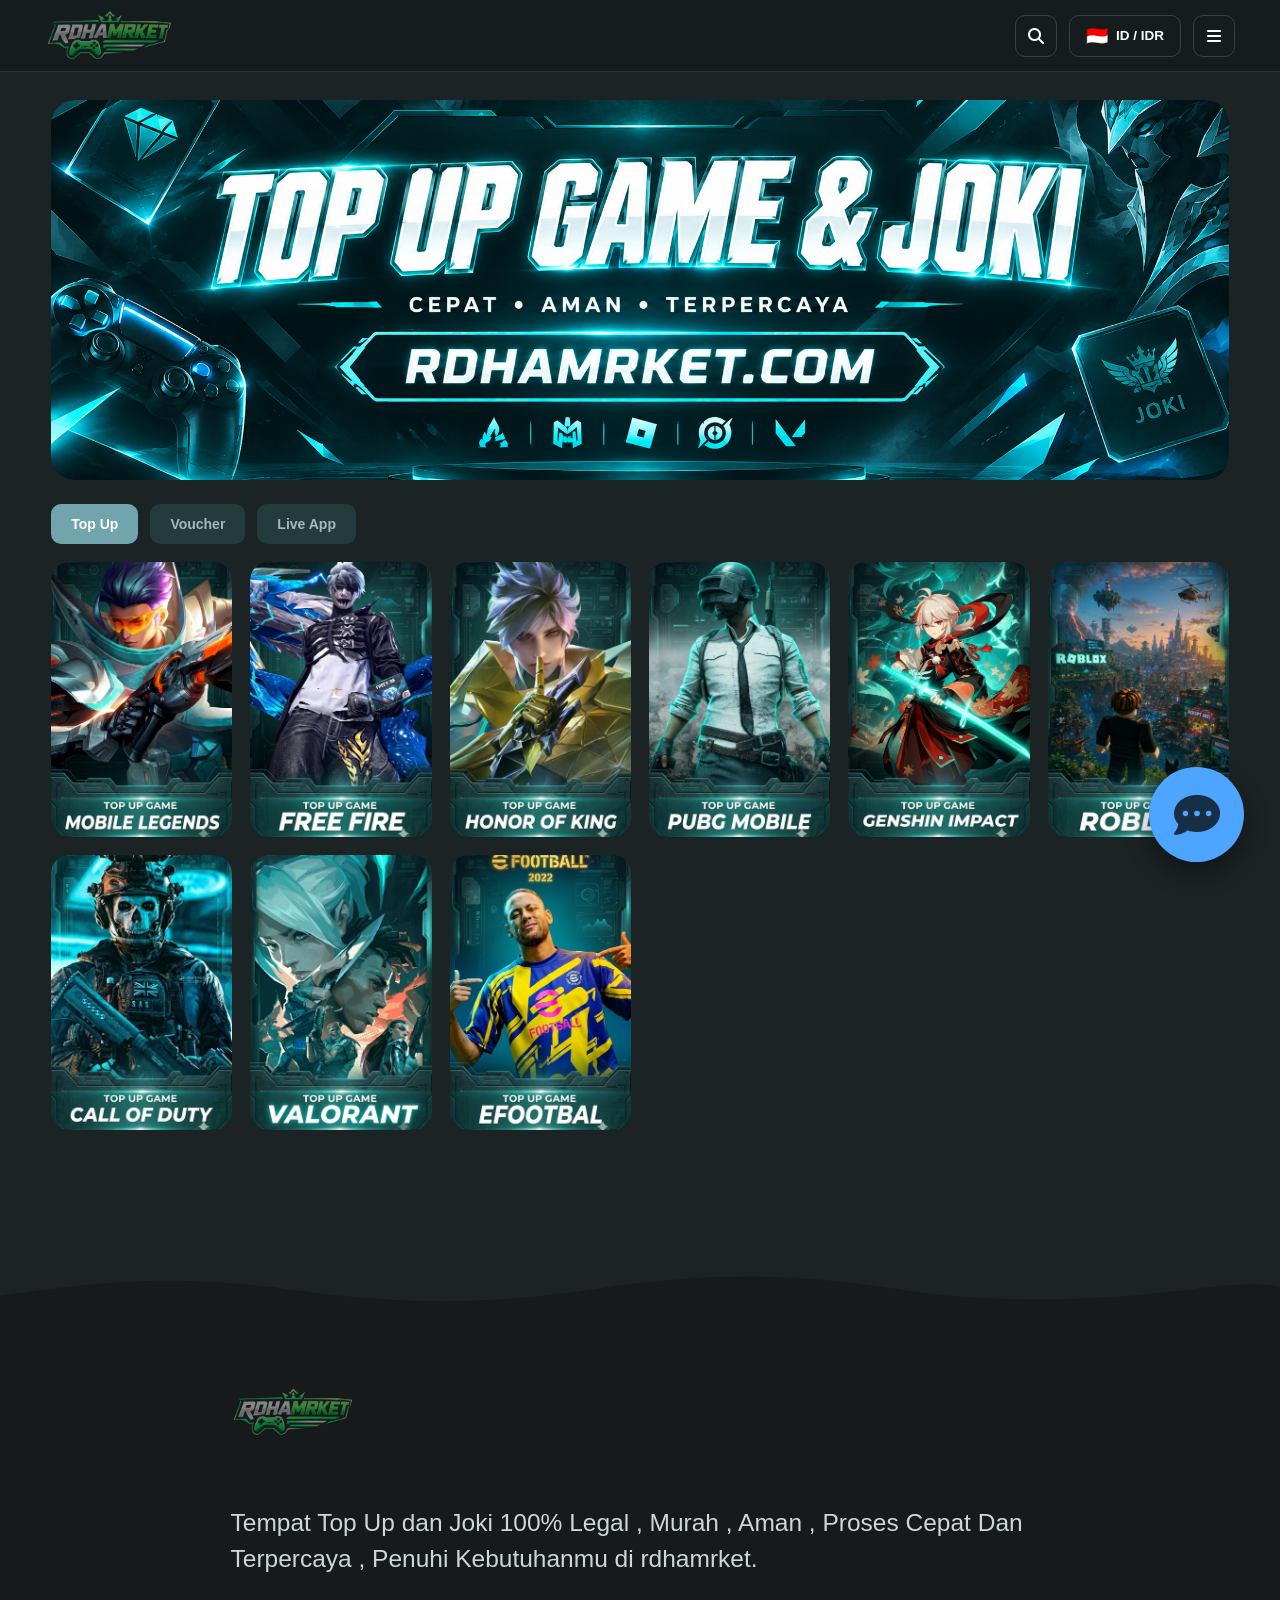
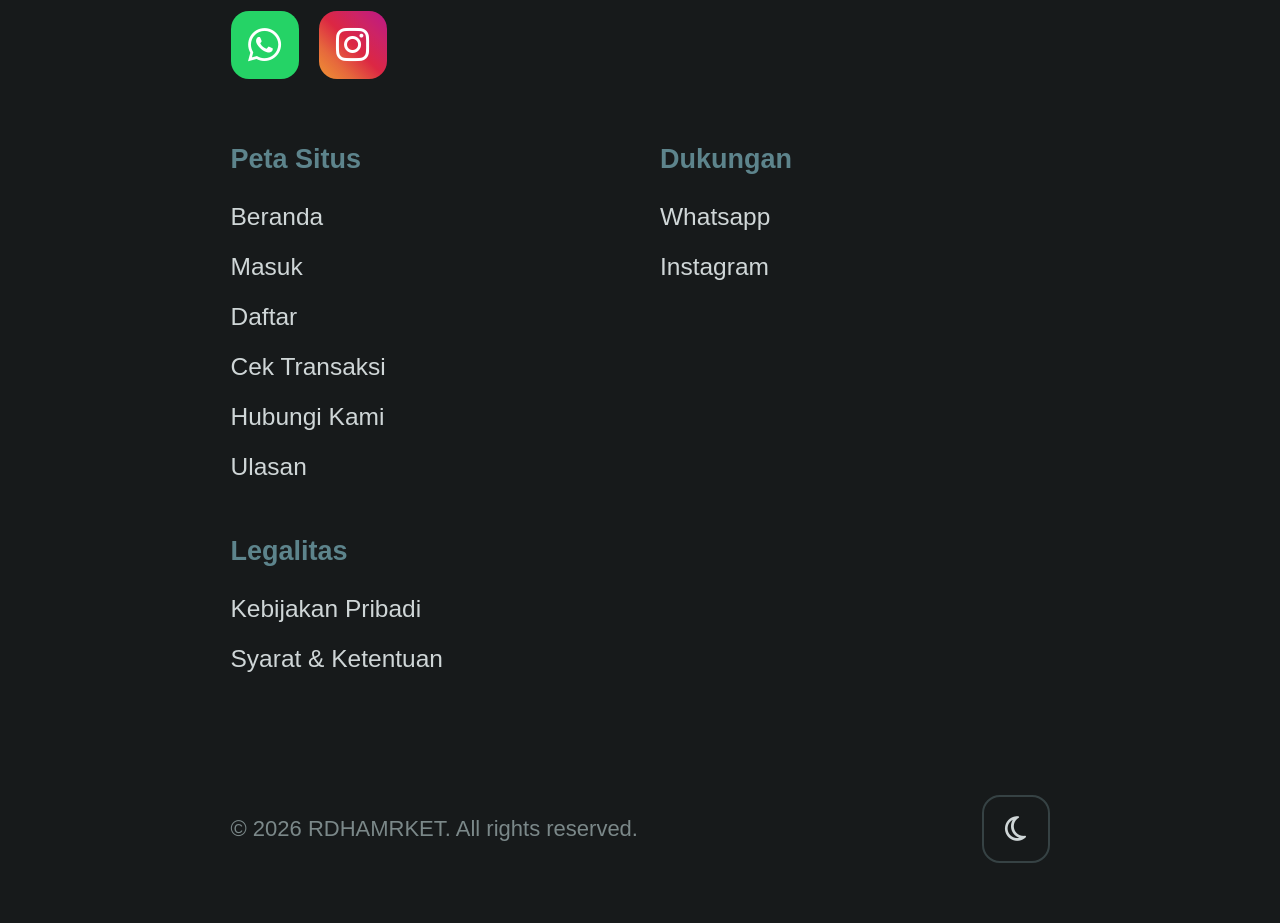
<file: tampilan.html>
<!DOCTYPE html>
<html lang="id">
<head>
    <meta charset="UTF-8">
    <meta name="viewport" content="width=device-width, initial-scale=1.0, maximum-scale=1.0, user-scalable=no">
    <title>RdhaMrket</title>

    <link rel="stylesheet" href="https://cdnjs.cloudflare.com/ajax/libs/font-awesome/6.5.2/css/all.min.css">
    <link rel="stylesheet" href="tampilan.css">
</head>

<body>

    <!-- ================= HEADER TERKUNCI ================= -->
    <div class="header-tetap">
        <header class="header">
            <div class="logo">
                <img src="images/logo.png" alt="RidhaMrket">
            </div>

            <div class="header-kanan">
                <button class="header-btn search-btn">
                    <i class="fa-solid fa-magnifying-glass"></i>
                </button>

                <button class="currency-btn">
                    <span class="indonesia">🇮🇩</span>
                    <span>ID / IDR</span>
                </button>

                <button class="header-btn menu-btn" onclick="bukaMenu()">
                    <i class="fa-solid fa-bars"></i>
                </button>
            </div>
        </header>
    </div>

    <!-- WADAH PENGUNCI (MEMOTONG BATAS BAWAH PAS DI FOOTER) -->
    <div class="kunci-halaman">
        <div class="konten-web">

            <!-- ================= MAIN ================= -->
            <main>

                <!-- BANNER -->
                <section class="banner">
                    <div class="banner-slider">
                        <img src="images/banner.jpg" alt="Banner 1">
                        <img src="images/banner2.jpg" alt="Banner 2">
                    </div>
                </section>

                <!-- ================= POPULER ================= -->
                <section class="popular">
                    <div class="popular-title">
                        <h1><span class="fire">🔥</span> POPULER SEKARANG!</h1>
                        <p>Berikut adalah beberapa produk yang paling populer saat ini.</p>
                    </div>

                    <div class="popular-grid">
                        <a href="#" class="popular-card">
                            <img src="images/freefire.jpg" alt="Free Fire">
                            <div class="card-info">
                                <h2>Free Fire</h2>
                                <p>Garena</p>
                            </div>
                        </a>

                        <a href="mobilelegends.html" class="popular-card">
                            <img src="images/mobile-legends.jpg" alt="Mobile Legends">
                            <div class="card-info">
                                <h2>Mobile Legends</h2>
                                <p>Moonton</p>
                            </div>
                        </a>

                        <a href="#" class="popular-card">
                            <img src="images/joki-rank.jpg" alt="Joki Rank">
                            <div class="card-info">
                                <h2>Joki Rank</h2>
                                <p>RdhaMrket</p>
                            </div>
                        </a>

                        <a href="#" class="popular-card">
                            <img src="images/roblox.jpg" alt="Roblox">
                            <div class="card-info">
                                <h2>ROBLOX - VOUC...</h2>
                                <p>Roblox Corporation</p>
                            </div>
                        </a>

                        <a href="#" class="popular-card">
                            <img src="images/honor-of-kings.jpg" alt="Honor Of Kings">
                            <div class="card-info">
                                <h2>Honor Of Kings</h2>
                                <p>Tencent Games</p>
                            </div>
                        </a>

                        <a href="#" class="popular-card">
                            <img src="images/valorant.jpg" alt="Valorant">
                            <div class="card-info">
                                <h2>Valorant</h2>
                                <p>Riot Games</p>
                            </div>
                        </a>
                    </div>
                </section>

                <!-- ================= CATEGORY ================= -->
                <div class="category">
                    <button class="arrow"><i class="fa-solid fa-chevron-left"></i></button>
                    <button class="category-active">Top Up</button>
                    <button class="category-btn">Voucher</button>
                    <button class="category-btn">Live App</button>
                    <button class="arrow"><i class="fa-solid fa-chevron-right"></i></button>
                </div>

                <!-- ================= PRODUK TOP UP ================= -->
                <section class="produk-topup">
                    <a href="mobilelegends.html" class="produk-card">
                        <img src="images/produk1.jpg" alt="Produk 1">
                    </a>
                    <a href="javascript:void(0);" class="produk-card">
                        <img src="images/produk2.jpg" alt="Produk 2">
                    </a>
                    <a href="javascript:void(0);" class="produk-card">
                        <img src="images/produk3.jpg" alt="Produk 3">
                    </a>
                    <a href="javascript:void(0);" class="produk-card">
                        <img src="images/produk4.jpg" alt="Produk 4">
                    </a>
                    <a href="javascript:void(0);" class="produk-card">
                        <img src="images/produk5.jpg" alt="Produk 5">
                    </a>
                    <a href="javascript:void(0);" class="produk-card">
                        <img src="images/produk6.jpg" alt="Produk 6">
                    </a>
                    <a href="javascript:void(0);" class="produk-card">
                        <img src="images/produk7.jpg" alt="Produk 7">
                    </a>
                    <a href="javascript:void(0);" class="produk-card">
                        <img src="images/produk8.jpg" alt="Produk 8">
                    </a>
                    <a href="javascript:void(0);" class="produk-card">
                        <img src="images/produk9.jpg" alt="Produk 9">
                    </a>
                </section>

            </main>

            <!-- ================= FOOTER ================= -->
            <footer class="footer">
                <div class="footer-wave">
                    <svg viewBox="0 0 1200 120" preserveAspectRatio="none">
                        <path d="M 0,55 C 120,20 180,20 280,45 C 380,72 460,72 560,42 C 660,12 740,12 840,42 C 920,68 1020,68 1120,42 C 1160,32 1190,32 1200,38 L 1200,120 L 0,120 Z"></path>
                    </svg>
                </div>

                <div class="footer-container">
                    <div class="footer-brand">
                        <div class="footer-logo">
                            <img src="images/logo.png" alt="RdhaMrket">
                        </div>
                        <p class="footer-desc">
                            Tempat Top Up dan Joki 100% Legal , Murah , Aman , Proses Cepat Dan Terpercaya , Penuhi Kebutuhanmu di rdhamrket.
                        </p>
                        <div class="footer-socials">
                            <a href="https://wa.me/" target="_blank" class="social-btn wa"><i class="fa-brands fa-whatsapp"></i></a>
                            <a href="https://instagram.com/" target="_blank" class="social-btn ig"><i class="fa-brands fa-instagram"></i></a>
                        </div>
                    </div>

                    <div class="footer-links-grid">
                        <div class="footer-col">
                            <div class="footer-group">
                                <h3>Peta Situs</h3>
                                <ul>
                                    <li><a href="#">Beranda</a></li>
                                    <li><a href="#">Masuk</a></li>
                                    <li><a href="#">Daftar</a></li>
                                    <li><a href="#">Cek Transaksi</a></li>
                                    <li><a href="#">Hubungi Kami</a></li>
                                    <li><a href="#">Ulasan</a></li>
                                </ul>
                            </div>

                            <div class="footer-group legalitas">
                                <h3>Legalitas</h3>
                                <ul>
                                    <li><a href="#">Kebijakan Pribadi</a></li>
                                    <li><a href="#">Syarat & Ketentuan</a></li>
                                </ul>
                            </div>
                        </div>

                        <div class="footer-col">
                            <div class="footer-group">
                                <h3>Dukungan</h3>
                                <ul>
                                    <li><a href="#">Whatsapp</a></li>
                                    <li><a href="#">Instagram</a></li>
                                </ul>
                            </div>
                        </div>
                    </div>

                    <div class="footer-bottom">
                        <p>© 2026 RDHAMRKET. All rights reserved.</p>
                        <button class="theme-toggle" aria-label="Toggle Night Mode"><i class="fa-regular fa-moon"></i></button>
                    </div>
                </div>
            </footer>

        </div> <!-- AKHIR KONTEN-WEB -->
    </div> <!-- AKHIR KUNCI-HALAMAN -->

    <!-- Tombol Chat Melayang Biru -->
    <a href="#" class="floating-chat" aria-label="Live Chat">
        <i class="fa-solid fa-comment-dots"></i>
    </a>

    <!-- SCRIPT BANNER SLIDER & PENGUNCI BATAS BAWAH -->
    <script>
        const slider = document.querySelector(".banner-slider");
        let posisi = 0;
        let startX = 0;
        let currentX = 0;
        let dragging = false;
        let timer;

        function tampilkan(animasi = true) {
            const bannerImg = slider.querySelector("img");
            if (!bannerImg) return;
            const imgWidth = bannerImg.offsetWidth;
            const styleGap = parseFloat(window.getComputedStyle(slider).gap) || 50;
            const step = imgWidth + styleGap;

            slider.style.transition = animasi ? "transform 0.7s ease" : "none";
            slider.style.transform = `translateX(-${posisi * step}px)`;
        }

        function mulaiAuto() {
            clearInterval(timer);
            timer = setInterval(() => {
                posisi++;
                if (posisi > 1) posisi = 0;
                tampilkan(true);
            }, 4000);
        }

        slider.addEventListener("touchstart", (e) => {
            clearInterval(timer);
            dragging = true;
            const scale = window.innerWidth / 909;
            startX = e.touches[0].clientX / scale;
            currentX = startX;
            slider.style.transition = "none";
        });

        slider.addEventListener("touchmove", (e) => {
            if (!dragging) return;
            const scale = window.innerWidth / 909;
            currentX = e.touches[0].clientX / scale;
            const jarak = currentX - startX;
            
            const bannerImg = slider.querySelector("img");
            const styleGap = parseFloat(window.getComputedStyle(slider).gap) || 50;
            const step = bannerImg.offsetWidth + styleGap;

            slider.style.transform = `translateX(${(-posisi * step) + jarak}px)`;
        }, { passive: true });

        slider.addEventListener("touchend", () => {
            if (!dragging) return;
            dragging = false;
            const jarak = currentX - startX;

            if (jarak < -40) {
                posisi++;
                if (posisi > 1) posisi = 1;
            } else if (jarak > 40) {
                posisi--;
                if (posisi < 0) posisi = 0;
            }

            tampilkan(true);
            mulaiAuto();
        });

        window.addEventListener("resize", () => {
            tampilkan(false);
            kunciBatasBawah();
        });

        tampilkan(false);
        mulaiAuto();

        // MENGUNCI TINGGI AGAR SCROLL BERHENTI TEPAT DI FOOTER HAK CIPTA
        function kunciBatasBawah() {
            if (window.innerWidth < 1024) {
                const konten = document.querySelector(".konten-web");
                const wadah = document.querySelector(".kunci-halaman");
                if (konten && wadah) {
                    const tinggiNyata = konten.getBoundingClientRect().height;
                    wadah.style.height = tinggiNyata + "px";
                }
            } else {
                const wadah = document.querySelector(".kunci-halaman");
                if (wadah) wadah.style.height = "auto";
            }
        }

        window.addEventListener("load", kunciBatasBawah);
        if (window.ResizeObserver) {
            new ResizeObserver(kunciBatasBawah).observe(document.querySelector(".konten-web"));
        }
        document.querySelectorAll("img").forEach(img => {
            img.addEventListener("load", kunciBatasBawah);
        });
        kunciBatasBawah();
        setTimeout(kunciBatasBawah, 300);
        setTimeout(kunciBatasBawah, 800);
    </script>

    <!-- IFRAME MENU -->
    <iframe id="menuFrame" src="menu.html"></iframe>

    <script>
        function bukaMenu() {
            document.getElementById("menuFrame").style.display = "block";
        }

        window.addEventListener("message", function(event) {
            if (event.data === "tutupMenu") {
                document.getElementById("menuFrame").style.display = "none";
            }
        });
    </script>
          <!-- SCRIPT GESER TOMBOL CHAT -->
    <script>
        (function() {
            const chatBtn = document.querySelector(".floating-chat");
            if (!chatBtn) return;

            chatBtn.style.touchAction = "none";

            let isDragging = false;
            let startX = 0, startY = 0;
            let initialLeft = 0, initialTop = 0;
            let hasMoved = false;

            function mulai(e) {
                isDragging = true;
                hasMoved = false;

                const touch = e.touches ? e.touches[0] : e;
                startX = touch.clientX;
                startY = touch.clientY;

                const rect = chatBtn.getBoundingClientRect();
                initialLeft = rect.left;
                initialTop = rect.top;

                chatBtn.style.right = "auto";
                chatBtn.style.bottom = "auto";
                chatBtn.style.left = initialLeft + "px";
                chatBtn.style.top = initialTop + "px";
                chatBtn.style.transition = "none";

                if (e.cancelable) e.preventDefault();
            }

            function geser(e) {
                if (!isDragging) return;
                if (e.cancelable) e.preventDefault();

                const touch = e.touches ? e.touches[0] : e;
                const deltaX = touch.clientX - startX;
                const deltaY = touch.clientY - startY;

                if (Math.abs(deltaX) > 3 || Math.abs(deltaY) > 3) {
                    hasMoved = true;
                }

                let newLeft = initialLeft + deltaX;
                let newTop = initialTop + deltaY;

                const maxLeft = window.innerWidth - chatBtn.offsetWidth - 10;
                const maxTop = window.innerHeight - chatBtn.offsetHeight - 10;

                newLeft = Math.max(10, Math.min(newLeft, maxLeft));
                newTop = Math.max(10, Math.min(newTop, maxTop));

                chatBtn.style.left = newLeft + "px";
                chatBtn.style.top = newTop + "px";
            }

            function berhenti() {
                isDragging = false;
            }

            chatBtn.addEventListener("touchstart", mulai, { passive: false });
            window.addEventListener("touchmove", geser, { passive: false });
            window.addEventListener("touchend", berhenti);

            chatBtn.addEventListener("mousedown", mulai);
            window.addEventListener("mousemove", geser);
            window.addEventListener("mouseup", berhenti);

            chatBtn.addEventListener("click", function(e) {
                if (hasMoved) e.preventDefault();
            });
        })();
    </script>

</body>
</html>
</file>
<file: mobilelegends.css>
* {
    margin: 0;
    padding: 0;
    box-sizing: border-box;
    -webkit-tap-highlight-color: transparent;
}

html, body {
    width: 100%;
    min-height: 100%;
}

body {
    background: #1e2627;
    color: #ffffff;
    font-family: Arial, Helvetica, sans-serif;
    overflow-x: hidden;
}

.kunci-halaman {
    width: 100%;
    overflow: hidden;
}

/* =========================================================
   TOAST NOTIFIKASI
========================================================= */
.toast-popup {
    position: fixed;
    top: 25px;
    left: 50%;
    transform: translate(-50%, -100px);
    background: #ffffff;
    color: #2b2b2b;
    padding: 14px 22px;
    border-radius: 14px;
    box-shadow: 0 10px 25px rgba(0, 0, 0, 0.35);
    display: flex;
    align-items: center;
    gap: 14px;
    z-index: 99999999;
    opacity: 0;
    pointer-events: none;
    transition: transform 0.35s cubic-bezier(0.175, 0.885, 0.32, 1.275), opacity 0.3s ease;
    max-width: 90%;
    width: max-content;
}

.toast-popup.show {
    transform: translate(-50%, 0);
    opacity: 1;
    pointer-events: auto;
}

.toast-popup i {
    color: #e84118;
    font-size: 26px;
    flex-shrink: 0;
}

.toast-popup span {
    font-size: 16px;
    font-weight: 500;
    color: #333333;
    line-height: 1.35;
}

/* =========================================================
   HEADER (BURAM KACA)
========================================================= */
.header {
    width: 100%;
    height: 155px;
    padding: 0 37px;
    display: flex;
    align-items: center;
    justify-content: space-between;
    background: rgba(23, 29, 30, 0.88);
    backdrop-filter: blur(18px);
    -webkit-backdrop-filter: blur(18px);
    border-bottom: 2px solid rgba(255, 255, 255, 0.08);
}

.logo img {
    width: 180px;
    display: block;
}

.header-kanan {
    display: flex;
    align-items: center;
    gap: 18px;
}

.header-btn {
    width: 90px;
    height: 90px;
    border: 2px solid #3c4b4d;
    border-radius: 20px;
    background: transparent;
    color: #ffffff;
    display: flex;
    align-items: center;
    justify-content: center;
    font-size: 40px;
}

.currency-btn {
    width: 235px;
    height: 90px;
    border: 2px solid #3c4b4d;
    border-radius: 20px;
    background: transparent;
    color: #ffffff;
    display: flex;
    align-items: center;
    justify-content: center;
    gap: 16px;
    font-size: 28px;
    font-weight: 600;
}

.indonesia {
    font-size: 42px;
}

/* =========================================================
   MAIN CONTAINER
========================================================= */
.ml-main {
    width: 835px;
    margin: 40px auto 0;
}

/* =========================================================
   BANNER GAME
========================================================= */
.game-banner {
    background: linear-gradient(135deg, #25393b 0%, #1c2b2d 100%);
    border: 2px solid #33484b;
    border-radius: 28px;
    padding: 30px;
    margin-bottom: 30px;
}

.banner-top {
    display: flex;
    align-items: center;
    gap: 25px;
    margin-bottom: 30px;
}

.game-thumb {
    width: 140px;
    height: 140px;
    border-radius: 24px;
    overflow: hidden;
    background: #2e4d52;
    flex-shrink: 0;
}

.game-thumb img {
    width: 100%;
    height: 100%;
    object-fit: cover;
}

.game-meta h1 {
    font-size: 34px;
    font-weight: 800;
    margin-bottom: 8px;
}

.game-meta .publisher {
    font-size: 24px;
    color: #9cb1b4;
}

.game-badges {
    display: flex;
    gap: 20px;
    border-top: 1px solid #2f4245;
    padding-top: 25px;
}

.badge-item {
    font-size: 20px;
    color: #d8e5e7;
    display: flex;
    align-items: center;
    gap: 8px;
}

.text-yellow { color: #f5b041; }
.text-purple { color: #85c1e9; }
.text-blue { color: #5dade2; }

/* =========================================================
   TABS
========================================================= */
.tabs-container {
    display: flex;
    gap: 20px;
    margin-bottom: 35px;
}

.tab-btn {
    flex: 1;
    height: 75px;
    border: none;
    border-radius: 18px;
    font-size: 26px;
    font-weight: 700;
    cursor: pointer;
    background: #243537;
    color: #8c9fa2;
}

.tab-btn.active {
    background: #46676b;
    color: #ffffff;
}

/* =========================================================
   STEP CARD
========================================================= */
.step-card {
    background: #233436;
    border-radius: 26px;
    border: 2px solid #2e4245;
    margin-bottom: 42px;
    overflow: hidden;
    transition: all 0.3s ease;
}

.step-header {
    min-height: 88px;
    padding: 0 28px;
    display: flex;
    align-items: center;
    gap: 22px;
    background: #2b3e41;
}

.step-number {
    width: 54px;
    height: 54px;
    background: #608d95;
    border-radius: 14px;
    display: flex;
    align-items: center;
    justify-content: center;
    font-size: 28px;
    font-weight: 800;
}

.step-header h2 {
    font-size: 29px;
    font-weight: 700;
}

.step-body {
    padding: 34px 28px 38px;
}

/* =========================================================
   FORM DATA
========================================================= */
.form-grid-2 {
    display: grid;
    grid-template-columns: 1fr 1fr;
    gap: 20px;
}

.form-group label {
    display: block;
    font-size: 22px;
    color: #a8bec1;
    margin-bottom: 12px;
}

.form-group input,
.promo-input-row input {
    width: 100%;
    height: 78px;
    border-radius: 18px;
    border: 1px solid #3e595d;
    background: #364e52;
    padding: 0 24px;
    color: #ffffff;
    font-size: 24px;
    outline: none;
    transition: all 0.2s ease;
}

.form-group input:focus,
.promo-input-row input:focus {
    border-color: #80b1ba;
    box-shadow: 0 0 0 3px rgba(128, 177, 186, 0.12);
}

/* =========================================================
   CARD NOMINAL MOBILE LEGENDS
========================================================= */
.nominal-category {
    margin: 20px 0 22px;
    font-size: 26px;
    font-weight: 700;
    line-height: 1.3;
    color: #cad8da;
}

.nominal-grid {
    display: grid;
    grid-template-columns: 1fr 1fr;
    gap: 22px;
    margin-bottom: 32px;
}

.nominal-card {
    width: 100%;
    height: 195px;
    min-height: 195px;
    position: relative;
    overflow: hidden;
    background: #293d40;
    border: 2px solid #334c4f;
    border-radius: 22px;
    padding: 0;
    cursor: pointer;
    display: block;
    transition: 0.2s ease;
}

.nominal-card:active {
    transform: scale(0.98);
}

.nominal-card.active {
    border-color: #80b1ba;
    background: #324c4f;
}

.nom-title {
    position: relative;
    margin: 25px 22px 10px;
    padding: 0;
    font-size: 24px;
    font-weight: 700;
    line-height: 1.3;
    color: #ffffff;
    min-height: 31px;
    overflow: hidden;
    display: -webkit-box;
    -webkit-box-orient: vertical;
    -webkit-line-clamp: 2;
}

.nom-price-row {
    position: relative;
    margin: 0 22px;
    padding: 0;
    font-size: 23px;
    font-weight: 600;
    line-height: 1.3;
    color: #b7ccd0;
}

.nom-price-row i {
    margin-right: 4px;
}

.nominal-card::after {
    content: "";
    position: absolute;
    left: 0;
    right: 0;
    bottom: 58px;
    height: 1px;
    background: rgba(255, 255, 255, 0.12);
}

.instant-tag {
    position: absolute;
    right: 14px;
    bottom: 12px;
    height: 34px;
    padding: 0 14px;
    display: inline-flex;
    align-items: center;
    justify-content: center;
    gap: 5px;
    background: #ffffff;
    color: #293638;
    border-radius: 10px;
    font-size: 16px;
    font-weight: 600;
    white-space: nowrap;
    z-index: 2;
}

.instant-tag i {
    font-size: 13px;
}

/* =========================================================
   QUANTITY
========================================================= */
.quantity-row {
    display: flex;
    gap: 15px;
}

.quantity-row input {
    flex: 1;
    height: 78px;
    background: #364e52;
    border: 1px solid #3e595d;
    border-radius: 16px;
    color: #ffffff;
    font-size: 28px;
    text-align: center;
}

.qty-btn {
    width: 78px;
    height: 78px;
    background: #364e52;
    border: 1px solid #3e595d;
    border-radius: 16px;
    color: #ffffff;
    font-size: 34px;
    cursor: pointer;
}

/* =========================================================
   PEMBAYARAN & ACCORDION
========================================================= */
.payment-option {
    cursor: pointer;
    transition: all 0.2s ease;
}

.payment-option.active-bayar {
    border-color: #80b1ba !important;
    background: #324c4f !important;
    box-shadow: 0 0 15px rgba(128, 177, 186, 0.35) !important;
}

.pay-bestprice {
    position: relative;
    background: #2a3e41;
    border: 2px solid #364f53;
    border-radius: 22px;
    padding: 28px;
    margin-bottom: 20px;
}

.bestprice-badge {
    position: absolute;
    top: 0;
    right: 0;
    background: #465f64;
    color: #b6cad0;
    font-size: 15px;
    font-weight: 700;
    padding: 6px 14px;
    border-radius: 0 18px 0 14px;
}

.pay-title {
    font-size: 25px;
    font-weight: 700;
    margin-bottom: 15px;
}

.qris-box {
    height: 66px;
    background: #213234;
    border-radius: 14px;
    display: flex;
    align-items: center;
    padding: 0 20px;
}

.qris-logo {
    font-weight: 900;
    font-size: 24px;
    letter-spacing: 2px;
}

.accordion-item {
    background: #2a3e41;
    border: 1px solid #344c4f;
    border-radius: 20px;
    margin-bottom: 16px;
    overflow: hidden;
    transition: all 0.3s ease;
}

.accordion-header {
    height: 78px;
    padding: 0 28px;
    display: flex;
    align-items: center;
    justify-content: space-between;
    cursor: pointer;
    user-select: none;
}

.acc-title {
    font-size: 25px;
    font-weight: 700;
    color: #cfdee0;
}

.acc-right-side {
    display: flex;
    align-items: center;
    gap: 15px;
}

.acc-arrow {
    font-size: 22px;
    color: #cfdee0;
    transition: transform 0.3s ease;
}

.mini-logos {
    display: flex;
    gap: 6px;
}

.mini-tag {
    font-size: 13px;
    font-weight: 800;
    padding: 3px 8px;
    border-radius: 6px;
    color: #ffffff;
}

.tag-dana { background: #118eea; }
.tag-ovo { background: #4c2a86; }
.tag-spay { background: #ee4d2d; }
.tag-linkaja { background: #ed1c24; }

.accordion-body {
    max-height: 0;
    overflow: hidden;
    transition: max-height 0.4s ease, padding 0.3s ease;
    padding: 0 20px;
}

.accordion-item.open .accordion-header {
    border-bottom: 1px solid rgba(255, 255, 255, 0.08);
}

.accordion-item.open .acc-arrow {
    transform: rotate(180deg);
}

.accordion-item.open .mini-logos {
    display: none;
}

.accordion-item.open .accordion-body {
    max-height: 1800px;
    padding: 24px 20px 28px;
}

.pay-subgrid {
    display: grid;
    grid-template-columns: 1fr 1fr;
    gap: 18px;
}

.pay-subcard {
    background: #243537;
    border: 2px solid #334b4e;
    border-radius: 20px;
    padding: 22px 20px;
    cursor: pointer;
    transition: all 0.2s ease;
}

.pay-subcard:hover {
    border-color: #4a6d72;
}

.pay-subcard.active-bayar {
    border-color: #80b1ba !important;
    background: #324c4f !important;
    box-shadow: 0 0 15px rgba(128, 177, 186, 0.35) !important;
}

.pay-subcard-brand {
    font-size: 22px;
    font-weight: 800;
    letter-spacing: 0.5px;
    margin-bottom: 12px;
}

.brand-dana { color: #29b6f6; }
.brand-ovo { color: #b388ff; }
.brand-spay { color: #ff7043; }
.brand-linkaja { color: #ef5350; }
.brand-mandiri { color: #fbc02d; }
.brand-bni { color: #ff7043; }
.brand-bca { color: #42a5f5; }
.brand-gopay { color: #26c6da; }
.brand-briva { color: #29b6f6; }
.brand-permata { color: #26a69a; }
.brand-cimb { color: #ef5350; }
.brand-bnc { color: #ffee58; }
.brand-maybank { color: #ffd54f; }
.brand-bsi { color: #26a69a; }

.pay-subcard-price {
    font-size: 22px;
    font-weight: 700;
    color: #e3edf0;
    margin-bottom: 12px;
}

.pay-subcard-divider {
    width: 100%;
    height: 1px;
    border-bottom: 1px dashed rgba(255, 255, 255, 0.15);
    margin-bottom: 10px;
}

.pay-subcard-note {
    font-size: 16px;
    color: #8ea4a7;
    font-style: italic;
}

/* =========================================================
   PROMO
========================================================= */
.promo-input-row {
    display: flex;
    gap: 15px;
    margin-bottom: 18px;
}

.btn-use {
    width: 180px;
    height: 78px;
    border: none;
    border-radius: 16px;
    background: #436469;
    color: #ffffff;
    font-size: 24px;
    font-weight: 700;
    flex-shrink: 0;
}

.btn-promo-avail {
    width: 100%;
    height: 76px;
    border-radius: 16px;
    background: #334c4f;
    border: 1px solid #415f63;
    color: #c9dbde;
    font-size: 24px;
    display: flex;
    align-items: center;
    padding: 0 22px;
    gap: 15px;
}

/* =========================================================
   STEP 6: KONTAK & DROPDOWN PEMILIH NEGARA
========================================================= */
.mb-20 { margin-bottom: 20px; }

.phone-input-row {
    display: flex;
    gap: 12px;
    margin-bottom: 10px;
    position: relative;
}

.country-pill {
    width: 120px;
    height: 78px;
    background: #364e52;
    border: 1px solid #3e595d;
    border-radius: 16px;
    display: flex;
    align-items: center;
    justify-content: center;
    font-size: 30px;
    gap: 8px;
    flex-shrink: 0;
    cursor: pointer;
    user-select: none;
    transition: 0.2s ease;
}

.country-pill:active {
    transform: scale(0.96);
    background: #2b3e41;
}

.panah-negara {
    font-size: 20px;
    color: #a8bec1;
}

.country-dropdown-modal {
    display: none;
    position: absolute;
    top: 86px;
    left: 0;
    width: 480px;
    max-width: 90vw;
    background: #243537;
    border: 2px solid #395256;
    border-radius: 20px;
    box-shadow: 0 15px 40px rgba(0, 0, 0, 0.6);
    z-index: 999999;
    overflow: hidden;
    animation: fadeInModal 0.2s ease;
}

.country-dropdown-modal.open {
    display: block;
}

@keyframes fadeInModal {
    from { opacity: 0; transform: translateY(-8px); }
    to { opacity: 1; transform: translateY(0); }
}

.country-search-box {
    display: flex;
    align-items: center;
    padding: 14px 18px;
    border-bottom: 1px solid rgba(255, 255, 255, 0.1);
    background: #1e2c2e;
    gap: 12px;
}

.country-search-box i {
    font-size: 20px;
    color: #7d9699;
}

.country-search-box input {
    width: 100%;
    height: 48px;
    background: transparent;
    border: none;
    color: white;
    font-size: 20px;
    outline: none;
}

.country-list-scroll {
    max-height: 380px;
    overflow-y: auto;
}

.country-item {
    display: flex;
    align-items: center;
    justify-content: space-between;
    padding: 14px 20px;
    cursor: pointer;
    border-bottom: 1px solid rgba(255, 255, 255, 0.04);
    transition: 0.15s ease;
}

.country-item:hover {
    background: #2f4548;
}

.ci-left {
    display: flex;
    align-items: center;
    gap: 14px;
}

.ci-flag {
    font-size: 26px;
}

.ci-name {
    font-size: 20px;
    font-weight: 500;
    color: #dbe7e9;
}

.ci-code {
    font-size: 20px;
    font-weight: 600;
    color: #8da6a9;
}

.hint-text {
    font-size: 19px;
    color: #92a8ab;
    display: block;
}

.info-alert {
    background: #25393c;
    border-radius: 20px;
    padding: 23px;
    display: flex;
    align-items: flex-start;
    gap: 15px;
    margin-top: 25px;
    font-size: 23px;
    color: #b7ccd0;
    line-height: 1.4;
}

/* =========================================================
   TAB KETERANGAN
========================================================= */
.deskripsi-card {
    background: #233436;
    border-radius: 26px;
    border: 2px solid #2e4245;
    margin-bottom: 40px;
    overflow: hidden;
}

.deskripsi-header {
    min-height: 88px;
    padding: 0 28px;
    display: flex;
    align-items: center;
    background: #2b3e41;
}

.deskripsi-header h2 {
    font-size: 29px;
    font-weight: 700;
}

.deskripsi-body {
    padding: 34px 28px;
    color: #cfdee0;
    font-size: 24px;
    line-height: 1.6;
}

.deskripsi-body p {
    margin-bottom: 14px;
}

.deskripsi-sublist {
    margin: 10px 0 25px 30px;
    display: flex;
    flex-direction: column;
    gap: 8px;
    color: #e2ecee;
}

.deskripsi-note {
    margin-top: 30px;
    padding-top: 20px;
    border-top: 1px dashed rgba(255, 255, 255, 0.15);
    font-size: 21px;
    font-weight: 700;
    color: #e5ecee;
    line-height: 1.5;
}

/* =========================================================
   SUPPORT
========================================================= */
.support-box {
    background: #233436;
    border: 2px solid #2e4245;
    border-radius: 22px;
    padding: 25px;
    display: flex;
    align-items: center;
    gap: 25px;
    margin-bottom: 50px;
}

.support-box i {
    font-size: 40px;
    color: #80b1ba;
}

.support-box h4 {
    font-size: 24px;
    margin-bottom: 4px;
}

.support-box p {
    font-size: 20px;
    color: #9eb5b8;
}

/* =========================================================
   FOOTER
========================================================= */
.footer {
    width: 100%;
    background: #171a1b;
    position: relative;
    margin-top: 80px;
}

.footer-wave {
    width: 100%;
    height: 65px;
    position: absolute;
    top: -64px;
    left: 0;
    overflow: hidden;
    line-height: 0;
}

.footer-wave svg {
    width: 100%;
    height: 100%;
}

.footer-wave path {
    fill: #171a1b;
}

.footer-container {
    width: 835px;
    margin: 0 auto;
    padding: 20px 8px 240px;
}

.footer-logo {
    width: 125px;
    margin-bottom: 25px;
}

.footer-logo img {
    width: 100%;
}

.footer-desc {
    font-size: 24px;
    line-height: 1.45;
    color: #cfd6d7;
    margin-bottom: 30px;
}

.footer-socials {
    display: flex;
    gap: 20px;
    margin-bottom: 50px;
}

.social-btn {
    width: 68px;
    height: 68px;
    border-radius: 18px;
    display: flex;
    align-items: center;
    justify-content: center;
    font-size: 38px;
    color: #ffffff;
    text-decoration: none;
}

.social-btn.wa { background: #25d366; }
.social-btn.ig { background: linear-gradient(45deg, #f09433, #e6683c, #dc2743, #cc2366, #bc1888); }

.footer-links-grid {
    display: grid;
    grid-template-columns: 1fr 1fr;
    gap: 30px;
}

.footer-group h3 {
    font-size: 26px;
    color: #5d848c;
    margin-bottom: 20px;
}

.footer-group ul {
    list-style: none;
}

.footer-group ul li {
    margin-bottom: 18px;
}

.footer-group ul li a {
    color: #cfd6d7;
    font-size: 24px;
    text-decoration: none;
}

.footer-bottom {
    margin-top: 60px;
    padding-top: 25px;
    display: flex;
    align-items: center;
    justify-content: space-between;
}

.footer-bottom p {
    font-size: 21px;
    color: #7b8889;
}

.theme-toggle {
    width: 68px;
    height: 68px;
    background: transparent;
    border: 2px solid #364244;
    border-radius: 18px;
    color: #cfd6d7;
    font-size: 28px;
}

/* =========================================================
   CHECKOUT BAR & KARTU RINCIAN (GAMBAR 9216)
========================================================= */
.checkout-bar {
    position: fixed;
    bottom: 0;
    left: 0;
    width: 100%;
    background: #151d1f;
    border-top: 2px solid #28393c;
    padding: 18px 37px 22px;
    z-index: 990;
    display: flex;
    flex-direction: column;
    gap: 15px;
}

/* KONDISI 1: CARD KOSONG SEBELUM MEMILIH PRODUK (GAMBAR 9205) */
.selected-summary-empty {
    width: 835px;
    margin: 0 auto;
    border: 2px dashed #3a5357;
    background: #1c2729;
    border-radius: 20px;
    padding: 22px 26px;
    text-align: center;
    font-size: 24px;
    font-weight: 600;
    color: #cfdee0;
    user-select: none;
}

/* KONDISI 2: CARD SETELAH PRODUK DIPILIH (GAMBAR 9216) */
.summary-dropdown {
    width: 835px;
    margin: 0 auto;
    border: 2px dashed #3a5357;
    background: #1c2729;
    border-radius: 20px;
    padding: 16px 24px;
    cursor: pointer;
    user-select: none;
    transition: all 0.3s ease;
}

.summary-dropdown:hover {
    border-color: #55797f;
}

.summary-header {
    display: flex;
    align-items: center;
    justify-content: space-between;
}

.summary-left {
    display: flex;
    align-items: center;
    gap: 18px;
}

/* KOTAK FOTO THUMBNAIL GAME MOBILE LEGENDS (PERSIS GAMBAR 9216) */
.summary-thumb-box {
    width: 52px;
    height: 52px;
    border-radius: 14px;
    overflow: hidden;
    background: #2e4d52;
    flex-shrink: 0;
}

.summary-thumb-img {
    width: 100%;
    height: 100%;
    object-fit: cover;
    display: block;
}

.summary-titles {
    display: flex;
    flex-direction: column;
    gap: 3px;
    text-align: left;
}

.summary-game {
    font-size: 21px;
    font-weight: 500;
    color: #9cb1b4;
}

.summary-product {
    font-size: 24px;
    font-weight: 700;
    color: #ffffff;
    line-height: 1.25;
}

.summary-arrow {
    font-size: 22px;
    color: #9cb1b4;
    transition: transform 0.3s ease;
}

.summary-dropdown.open .summary-arrow {
    transform: rotate(180deg);
}

.summary-details {
    max-height: 0;
    overflow: hidden;
    transition: max-height 0.35s ease, margin-top 0.3s ease;
}

.summary-dropdown.open .summary-details {
    max-height: 380px;
    margin-top: 18px;
    padding-top: 18px;
    border-top: 1px dashed rgba(255, 255, 255, 0.12);
}

.summary-row {
    display: flex;
    align-items: center;
    justify-content: space-between;
    margin-bottom: 12px;
    font-size: 23px;
}

.summary-row .label {
    color: #9cb1b4;
}

.summary-row .val {
    color: #dbe7e9;
    font-weight: 600;
}

.summary-divider {
    width: 100%;
    height: 1px;
    border-bottom: 1px dashed rgba(255, 255, 255, 0.12);
    margin: 14px 0;
}

.summary-row.total-row {
    margin-bottom: 4px;
    font-size: 25px;
    font-weight: 800;
}

.summary-row.total-row .label,
.summary-row.total-row .val {
    color: #ffffff;
    font-weight: 800;
}

/* TOMBOL PESAN SEKARANG */
.order-btn {
    width: 835px;
    margin: 0 auto;
    height: 86px;
    border: none;
    border-radius: 20px;
    background: #659ca4;
    color: #172426;
    font-size: 30px;
    font-weight: 800;
    display: flex;
    align-items: center;
    justify-content: center;
    gap: 15px;
    cursor: pointer;
}

.order-btn:active {
    transform: scale(0.98);
}

/* =========================================================
   FLOATING CHAT
========================================================= */
.floating-chat {
    position: fixed;
    right: 36px;
    bottom: 215px;
    width: 95px;
    height: 95px;
    border-radius: 50%;
    background-color: #4da5ff;
    color: #162f44;
    display: flex;
    align-items: center;
    justify-content: center;
    font-size: 46px;
    text-decoration: none;
    box-shadow: 0 10px 25px rgba(0, 0, 0, 0.4);
    z-index: 998;
}

/* =========================================================
   ERROR GETAR MERAH
========================================================= */
.input-wajib-isi {
    border-color: #ff4d4d !important;
    box-shadow: 0 0 18px rgba(255, 77, 77, 0.5) !important;
    animation: getarAnim 0.3s ease;
}

@keyframes getarAnim {
    0%, 100% { transform: translateX(0); }
    25% { transform: translateX(-8px); }
    75% { transform: translateX(8px); }
}

/* =========================================================
   KOTAK NICKNAME VERIFIKASI
========================================================= */
.kotak-akun {
    display: none;
    margin-top: 20px;
    padding: 16px 22px;
    border-radius: 16px;
    font-size: 22px;
    font-style: italic;
    align-items: center;
    gap: 8px;
    transition: all 0.2s ease;
}

.kotak-akun.sukses {
    display: flex;
    background: rgba(33, 62, 55, 0.6);
    border: 1.5px solid #2d7a64;
    color: #cfded9;
}

.kotak-akun.sukses .nama-akun {
    color: #2fd97e;
    font-weight: 700;
    font-style: normal;
}

.kotak-akun.sukses i {
    color: #2fd97e;
    font-size: 22px;
    margin: 0 4px;
}

.kotak-akun.loading {
    display: flex;
    background: rgba(38, 54, 57, 0.6);
    border: 1.5px solid #3e5e64;
    color: #9eb8bc;
    font-style: normal;
}

.kotak-akun.error {
    display: flex;
    background: rgba(77, 28, 28, 0.5);
    border: 1.5px solid #8e3b3b;
    color: #ff9b9b;
    font-style: normal;
}

/* =========================================================
   MOBILE (< 1024px)
========================================================= */
@media (max-width: 1023px) {
    body {
        margin: 0;
        padding: 0;
        width: 100%;
        overflow-x: hidden;
    }

    .header-tetap {
        position: fixed;
        top: 0;
        left: 0;
        width: 100vw;
        height: calc(155px * (100vw / 909px));
        z-index: 99999;
        overflow: hidden;
    }

    .header-tetap .header {
        width: 909px;
        height: 155px;
        transform-origin: top left;
        transform: scale(calc(100vw / 909px));
    }

    .kunci-halaman {
        width: 100vw;
        overflow: hidden;
    }

    .konten-web {
        width: 909px;
        transform-origin: top left;
        transform: scale(calc(100vw / 909px));
        padding-top: 155px;
        padding-bottom: 0 !important;
    }

    .checkout-bar {
        width: 909px;
        transform-origin: bottom left;
        transform: scale(calc(100vw / 909px));
        z-index: 99990;
    }

    .floating-chat {
        position: fixed;
        right: 20px;
        bottom: calc(230px * (100vw / 909px));
        width: 55px;
        height: 55px;
        border-radius: 50%;
        font-size: 26px;
        box-shadow: 0 8px 20px rgba(0, 0, 0, 0.4);
        z-index: 9998;
    }

    .country-dropdown-modal {
        width: 100%;
        left: 0;
    }
}

/* =========================================================
   LAPTOP / DESKTOP (>= 1024px)
========================================================= */
@media (min-width: 1024px) {
    .header-tetap {
        position: sticky;
        top: 0;
        width: 100%;
        z-index: 995;
    }

    .kunci-halaman {
        width: 100%;
        height: auto !important;
        overflow: visible;
    }

    .konten-web {
        width: 100%;
        padding-top: 0;
        padding-bottom: 0;
    }
}

/* =========================================================
   POPUP MENU
========================================================= */
#menuFrame {
    display: none;
    position: fixed;
    top: 0;
    left: 0;
    width: 100%;
    height: 100%;
    border: none;
    z-index: 999999;
}
</file>
<file: tampilan.css>
* {
    margin: 0;
    padding: 0;
    box-sizing: border-box;
    -webkit-tap-highlight-color: transparent;
}

html,
body {
    width: 100%;
    min-height: 100%;
}

body {
    background: #293333;
    color: white;
    font-family: Arial, Helvetica, sans-serif;
    overflow-x: hidden;
}

/* =====================================================
   HEADER & LOGO
===================================================== */
.header {
    width: 100%;
    height: 147px;
    padding: 0 37px;
    display: flex;
    align-items: center;
    justify-content: space-between;
    background: rgba(23, 29, 30, 0.85);        /* Gelap transparan */
    backdrop-filter: blur(18px);               /* Efek kaca buram */
    -webkit-backdrop-filter: blur(18px);       /* Safari / Chrome HP */
    border-bottom: 2px solid rgba(255, 255, 255, 0.08);
}

.logo {
    width: 180px;
    height: 100px;
    display: flex;
    align-items: center;
}

.logo img {
    width: 180px;
    height: auto;
    display: block;
}

.header-kanan {
    display: flex;
    align-items: center;
    gap: 18px;
}

.header-btn {
    width: 84px;
    height: 85px;
    border: 2px solid #405254;
    border-radius: 20px;
    background: transparent;
    color: white;
    display: flex;
    align-items: center;
    justify-content: center;
    font-size: 39px;
}

.currency-btn {
    width: 225px;
    height: 85px;
    border: 2px solid #405254;
    border-radius: 20px;
    background: transparent;
    color: white;
    display: flex;
    align-items: center;
    justify-content: center;
    gap: 17px;
    font-size: 27px;
    font-weight: 600;
}

.indonesia {
    font-size: 40px;
}

/* =====================================================
   BANNER 
===================================================== */
.banner {
    width: 835px;
    height: 330px;
    margin: 37px auto 36px;
    overflow: hidden;
    position: relative;
}

.banner-slider {
    display: flex;
    gap: 50px;
    width: max-content;
    height: 330px;
    transition: transform 0.8s ease;
}

.banner-slider img {
    width: 835px;
    height: 330px;
    flex: 0 0 835px;
    object-fit: cover;
    border-radius: 40px;
    display: block;
}

/* =====================================================
   POPULER 
===================================================== */
.popular {
    width: 100%;
    padding: 77px 37px 0;
    background: #293333;
}

.popular-title {
    width: 835px;
    margin: 0 auto 49px;
    padding-left: 8px;
}

.popular-title h1 {
    font-size: 39px;
    line-height: 1;
    font-weight: 800;
}

.fire {
    font-size: 42px;
    margin-right: 10px;
}

.popular-title p {
    margin-top: 18px;
    margin-left: 55px;
    font-size: 25px;
    line-height: 1.2;
    color: #d7dddd;
}

.popular-grid {
    width: 835px;
    margin: 0 auto;
    display: grid;
    grid-template-columns: 399px 399px;
    column-gap: 37px;
    row-gap: 37px;
}

.popular-card {
    width: 399px;
    height: 167px;
    padding: 17px;
    display: flex;
    align-items: center;
    gap: 27px;
    position: relative;
    overflow: hidden;
    border-radius: 36px;
    text-decoration: none;
    color: white;
    background-color: #3c6262;
    background-image:
        linear-gradient(
            135deg,
            rgba(255,255,255,0.035) 25%,
            transparent 25%,
            transparent 50%,
            rgba(255,255,255,0.035) 50%,
            rgba(255,255,255,0.035) 75%,
            transparent 75%
        );
    background-size: 170px 170px;
}

.popular-card img {
    width: 150px;
    height: 132px;
    flex-shrink: 0;
    object-fit: cover;
    border-radius: 23px;
    display: block;
}

.card-info {
    min-width: 0;
    display: flex;
    flex-direction: column;
    justify-content: center;
}

.card-info h2 {
    max-width: 190px;
    font-size: 22px;
    line-height: 1.15;
    font-weight: 700;
    white-space: nowrap;
    overflow: hidden;
    text-overflow: ellipsis;
}

.card-info p {
    margin-top: 8px;
    font-size: 21px;
    line-height: 1.2;
    color: #e1e6e6;
}

/* =====================================================
   CATEGORY 
===================================================== */
.category {
    width: 835px;
    height: 82px;
    margin: 75px auto 0;
    display: flex;
    align-items: center;
    justify-content: center;
    gap: 18px;
}

.category button {
    height: 82px;
    border: none;
    border-radius: 20px;
    color: white;
    font-family: Arial, Helvetica, sans-serif;
    font-size: 26px;
    font-weight: 700;
}

.arrow {
    width: 84px;
    flex-shrink: 0;
    background: #80b1ba;
    font-size: 29px !important;
}

.category-active {
    width: 169px;
    flex-shrink: 0;
    background: #80b1ba;
}

.category-btn {
    width: 185px;
    flex-shrink: 0;
    background: #295656;
}

.category-btn:nth-of-type(4) {
    width: 191px;
    flex-shrink: 0;
    background: #295656;
}

/* =====================================================
   PRODUK TOP UP 
===================================================== */
.produk-topup {
    width: 835px;
    margin: 75px auto 50px;
    display: grid;
    grid-template-columns: repeat(3, 253px);
    gap: 37px;
}

.produk-card {
    width: 253px;
    height: 420px;
    display: block;
    overflow: hidden;
    border-radius: 36px;
    text-decoration: none;
}

.produk-card img {
    width: 100%;
    height: 100%;
    display: block;
    object-fit: cover;
    border-radius: 36px;
}

/* =====================================================
   FOOTER
===================================================== */
.footer {
    width: 100%;
    background-color: #171a1b;
    position: relative;
    margin-top: 200px;
}

.footer-wave {
    width: 100%;
    height: 65px;
    position: absolute;
    top: -64px;
    left: 0;
    overflow: hidden;
    line-height: 0;
    pointer-events: none;
}

.footer-wave svg {
    display: block;
    width: 100%;
    height: 100%;
}

.footer-wave path {
    fill: #171a1b;
}

.footer-container {
    width: 835px;
    margin: 0 auto;
    padding: 20px 8px 60px;
}

.footer-logo {
    width: 125px;
    margin-bottom: 30px;
}

.footer-logo img {
    width: 100%;
    height: auto;
    display: block;
}

.footer-desc {
    font-size: 24.5px;
    line-height: 1.45;
    color: #cfd6d7;
    max-width: 820px;
    margin-bottom: 35px;
}

.footer-socials {
    display: flex;
    align-items: center;
    gap: 20px;
    margin-bottom: 65px;
}

.social-btn {
    width: 68px;
    height: 68px;
    border-radius: 18px;
    display: flex;
    align-items: center;
    justify-content: center;
    font-size: 38px;
    color: #ffffff;
    text-decoration: none;
}

.social-btn.wa {
    background-color: #25d366;
}

.social-btn.ig {
    background: linear-gradient(45deg, #f09433 0%, #e6683c 25%, #dc2743 50%, #cc2366 75%, #bc1888 100%);
}

.footer-links-grid {
    display: grid;
    grid-template-columns: 1fr 1fr;
    column-gap: 40px;
}

.footer-group h3 {
    font-size: 27px;
    font-weight: 700;
    color: #5d848c;
    margin-bottom: 28px;
}

.footer-group ul {
    list-style: none;
    padding: 0;
    margin: 0;
}

.footer-group ul li {
    margin-bottom: 22px;
}

.footer-group ul li a {
    color: #cfd6d7;
    font-size: 24.5px;
    text-decoration: none;
}

.footer-group.legalitas {
    margin-top: 55px;
}

.footer-bottom {
    margin-top: 75px;
    padding-top: 25px;
    display: flex;
    align-items: center;
    justify-content: space-between;
}

.footer-bottom p {
    font-size: 22px;
    color: #7b8889;
}

.theme-toggle {
    width: 68px;
    height: 68px;
    background: transparent;
    border: 2px solid #364244;
    border-radius: 18px;
    color: #cfd6d7;
    font-size: 28px;
    display: flex;
    align-items: center;
    justify-content: center;
    cursor: pointer;
}

/* =====================================================
   KUNCI MATI HEADER DI LAYAR HP (< 1024px)
===================================================== */
@media (max-width: 1023px) {
    /* BODY BERSIH DARI TRANSFORM APAPUN */
    body {
        margin: 0;
        padding: 0;
        width: 100%;
        overflow-x: hidden;
    }

    /* WADAH HEADER DIKUNCI MATI KE LAYAR HP */
    .header-tetap {
        position: fixed;
        top: 0;
        left: 0;
        width: 100vw;
        height: calc(147px * (100vw / 909px));
        z-index: 99999;
        overflow: hidden;
    }

    .header-tetap .header {
        width: 909px;
        height: 147px;
        transform-origin: top left;
        transform: scale(calc(100vw / 909px));
    }

    /* KONTEN BERGERAK DI BELAKANG HEADER */
    .konten-web {
        width: 909px;
        transform-origin: top left;
        transform: scale(calc(100vw / 909px));
        padding-top: 147px; /* Ruang pas agar banner tidak tertutup */
    }

    .banner {
        width: 835px;
        touch-action: pan-x pan-y; 
        pointer-events: auto;
    }

    .banner-slider {
        touch-action: pan-x pan-y;
    }

    .popular {
        width: 909px;
    }

    .popular-grid {
        width: 835px;
        margin: 0 auto;
    }

    .category {
        width: 835px;
        margin: 75px auto 0;
    }

    .produk-topup {
        width: 835px;
        margin: 75px auto 0;
    }

    .floating-chat {
        position: fixed;
        right: 20px;
        bottom: 25px;
        width: 55px;
        height: 55px;
        border-radius: 50%;
        background-color: #4da5ff;
        color: #162f44;
        display: flex;
        align-items: center;
        justify-content: center;
        font-size: 26px;
        text-decoration: none;
        box-shadow: 0 8px 20px rgba(0, 0, 0, 0.4);
        z-index: 9998;
    }
}

/* =====================================================
   TAMPILAN LAPTOP (>= 1024px)
===================================================== */
@media (min-width: 1024px) {
    body {
        min-width: 100%;
        background: #1b2324;
    }

    .header-tetap {
        position: sticky;
        top: 0;
        width: 100%;
        z-index: 995;
    }

    .header {
        width: 100%;
        height: 72px;
        padding: 0 45px;
        background: rgba(22, 28, 29, 0.85);
        border-bottom: 1px solid #283638;
    }

    .konten-web {
        width: 100%;
        padding-top: 0;
    }

    .logo {
        width: 140px;
        height: auto;
    }

    .logo img {
        width: 130px;
    }

    .header-kanan {
        gap: 12px;
    }

    .header-btn {
        width: 42px;
        height: 42px;
        border: 1px solid #364446;
        border-radius: 10px;
        font-size: 16px;
        cursor: pointer;
    }

    .currency-btn {
        width: auto;
        height: 42px;
        padding: 0 16px;
        border: 1px solid #364446;
        border-radius: 10px;
        font-size: 13.5px;
        gap: 8px;
        cursor: pointer;
    }

    .indonesia {
        font-size: 18px;
    }

    .banner {
        width: 1200px;
        max-width: 92%;
        height: 380px;
        margin: 28px auto 20px;
        border-radius: 24px;
    }

    .banner-slider {
        gap: 30px;
        height: 380px;
    }

    .banner-slider img {
        width: 1200px;
        max-width: 92vw;
        height: 380px;
        flex: 0 0 1200px;
        border-radius: 24px;
    }

    .popular {
        display: none;
    }

    .category {
        width: 1200px;
        max-width: 92%;
        height: auto;
        margin: 24px auto 18px;
        justify-content: flex-start;
        gap: 12px;
    }

    .category .arrow {
        display: none;
    }

    .category button {
        height: 40px;
        width: auto !important;
        padding: 0 20px;
        font-size: 14px;
        border-radius: 10px;
        font-weight: 600;
        cursor: pointer;
    }

    .category-active {
        background: #72a4ad !important;
    }

    .category-btn {
        background: #243b3d !important;
        color: #a3b8ba !important;
    }

    .produk-topup {
        width: 1200px;
        max-width: 92%;
        margin: 0 auto 60px;
        grid-template-columns: repeat(6, 1fr);
        gap: 18px;
    }

    .produk-card {
        width: 100%;
        height: 275px;
        aspect-ratio: auto;
        border-radius: 18px;
        transition: transform 0.25s ease, box-shadow 0.25s ease;
    }

    .produk-card:hover {
        transform: translateY(-6px);
        box-shadow: 0 12px 24px rgba(0, 0, 0, 0.4);
    }

    .produk-card img {
        border-radius: 18px;
    }

    .floating-chat {
        position: fixed;
        right: 36px;
        bottom: 38px;
        width: 95px;
        height: 95px;
        border-radius: 50%;
        background-color: #4da5ff;
        color: #162f44;
        display: flex;
        align-items: center;
        justify-content: center;
        font-size: 46px;
        text-decoration: none;
        box-shadow: 0 10px 25px rgba(0, 0, 0, 0.4);
        z-index: 998;
    }
}

/* =====================================================
   IFRAME MENU POPUP
===================================================== */
#menuFrame {
    display: none;
    position: fixed;
    top: 0;
    left: 0;
    width: 100%;
    height: 100%;
    border: none;
    z-index: 999999;
}

/* =====================================================
   EFEK OUTLINE KOTAK SAAT KARTU DITEKAN
===================================================== */
.popular-card:active,
.popular-card:focus,
.produk-card:active,
.produk-card:focus {
    outline: 4px solid rgba(255, 255, 255, 0.55) !important;
    outline-offset: 4px !important;
}
</file>
